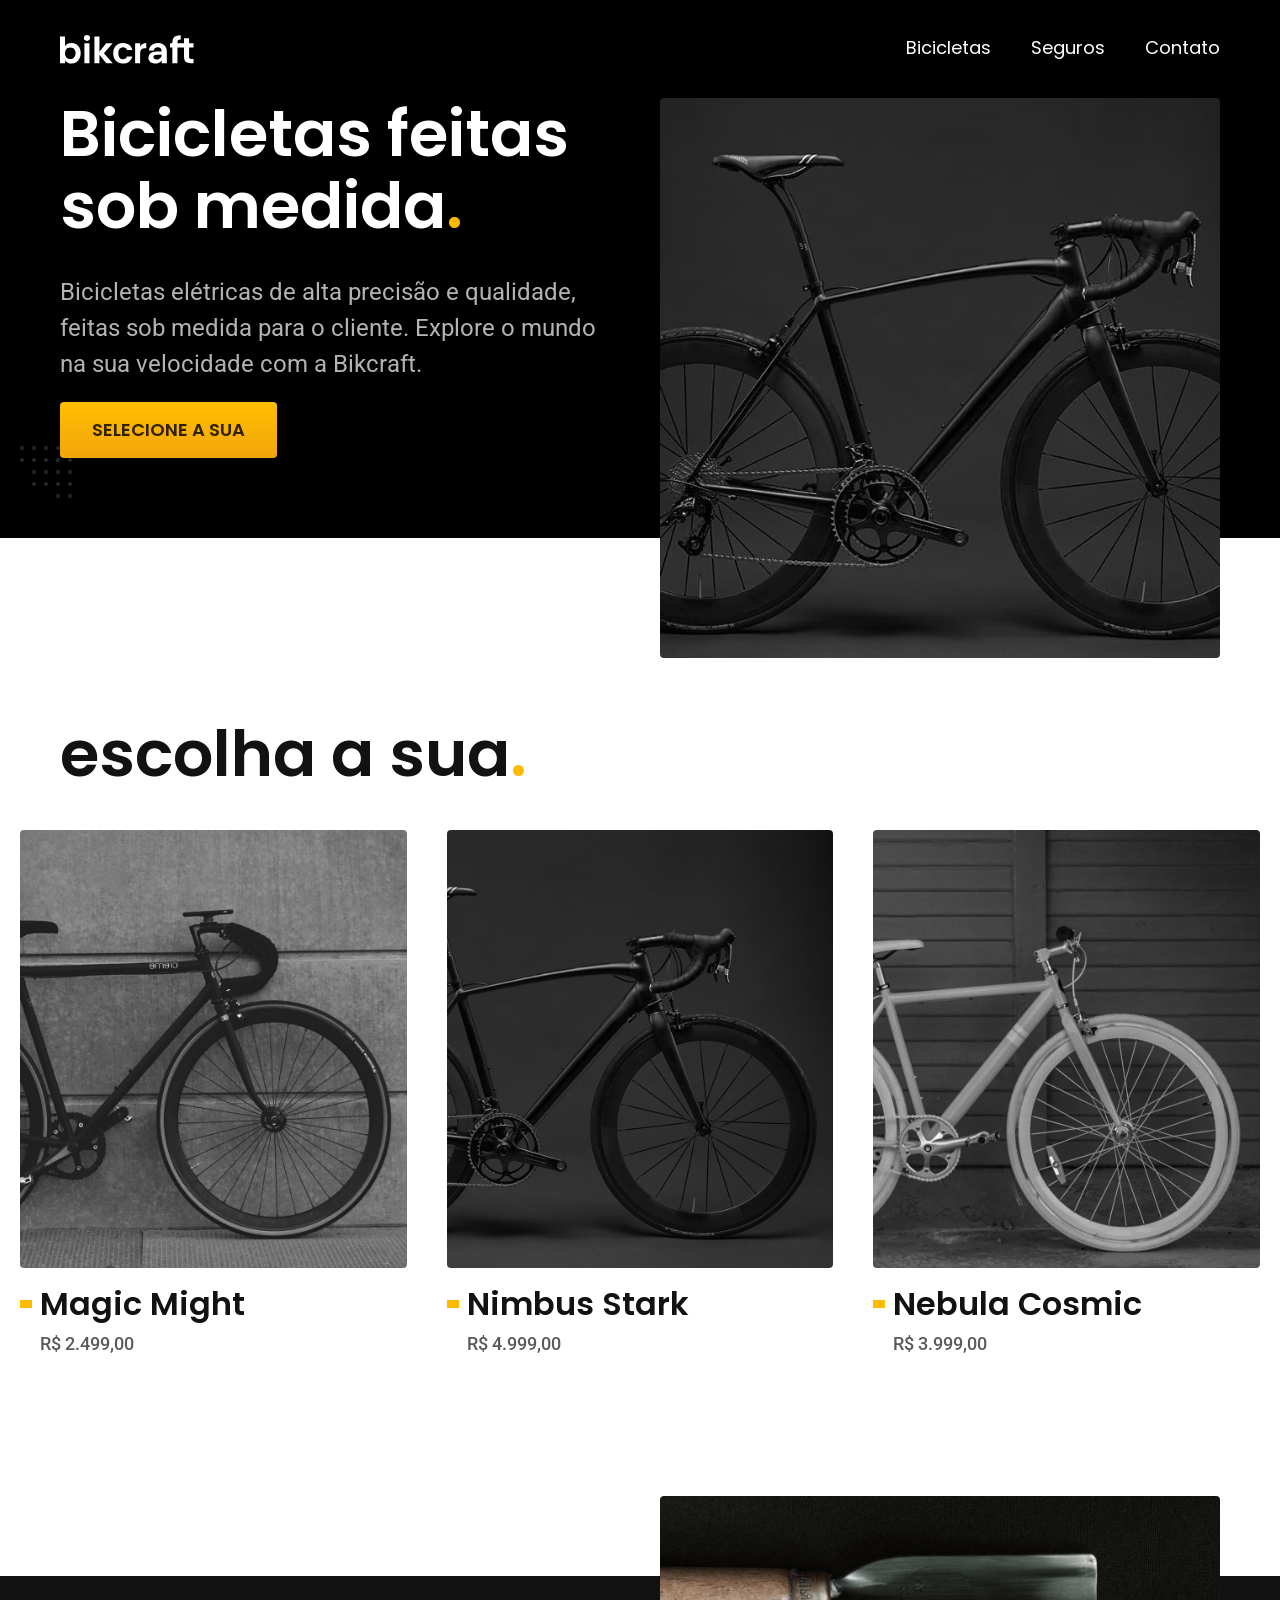
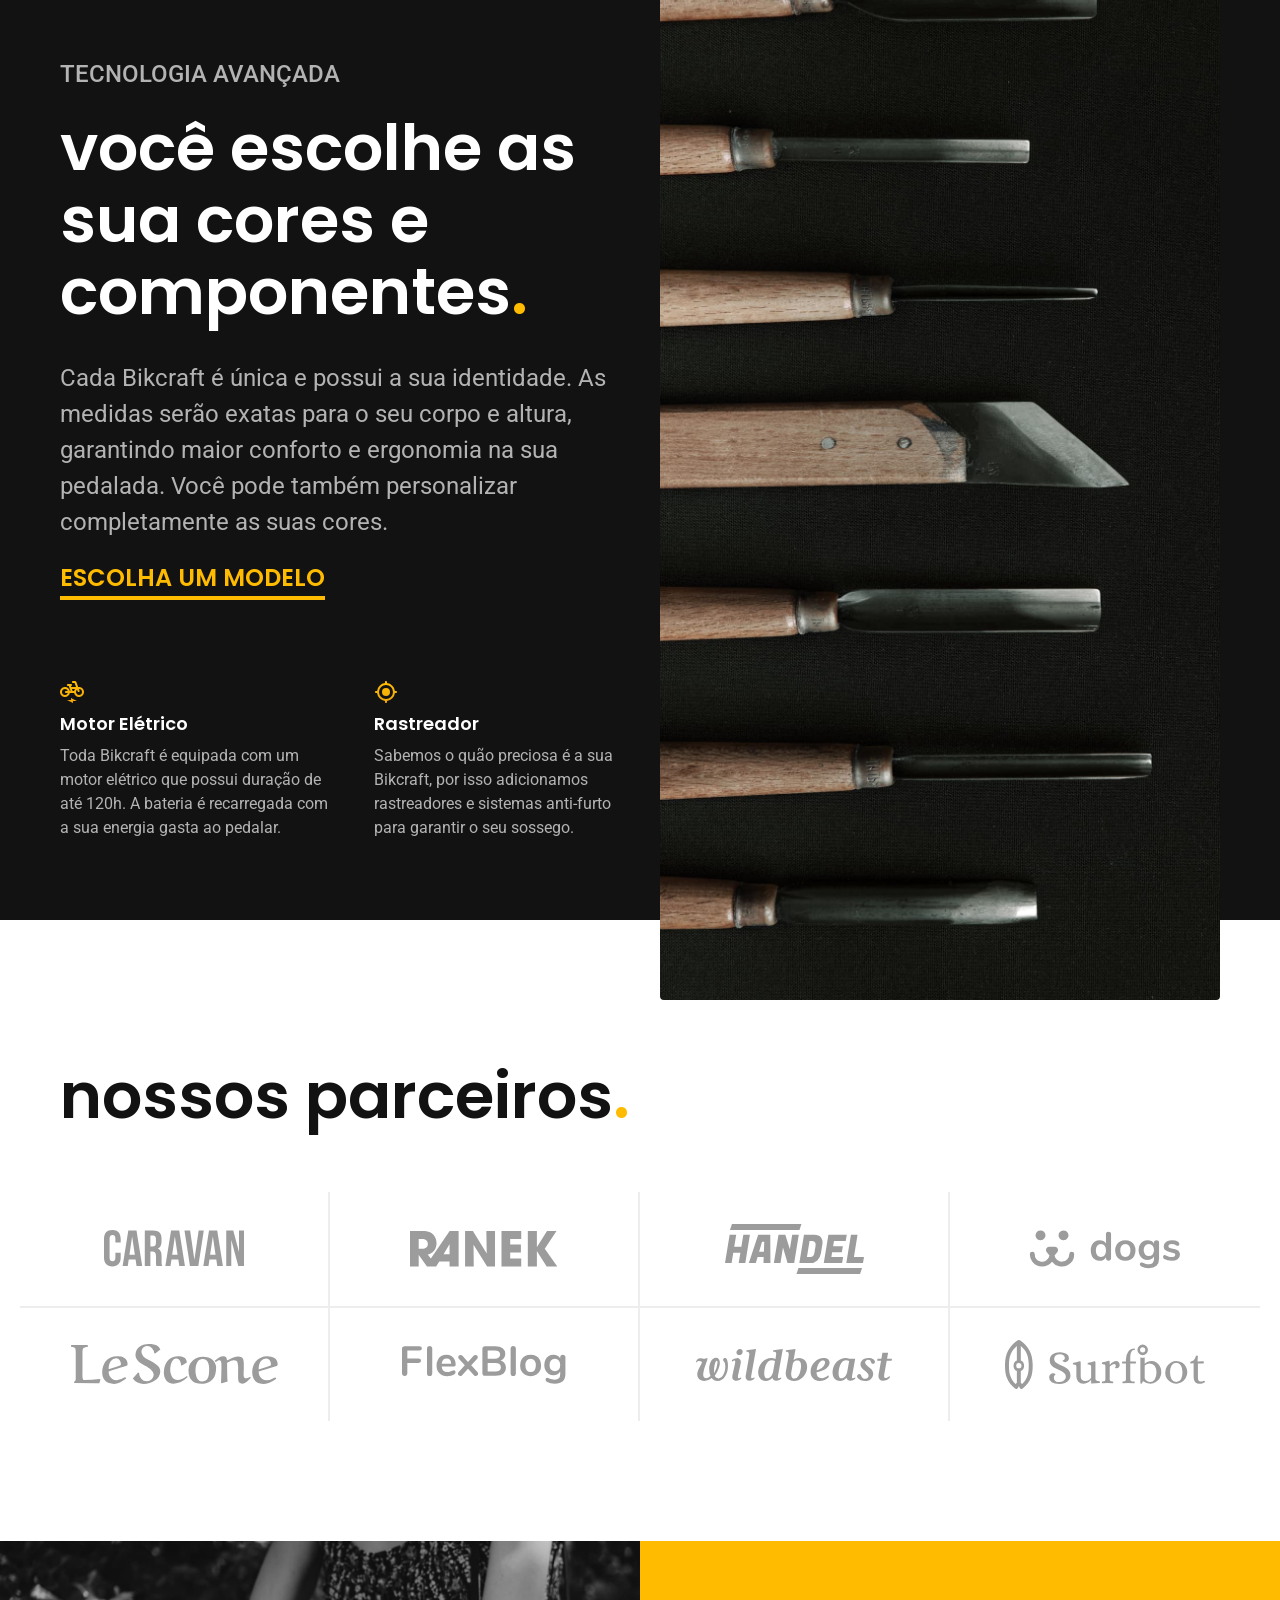
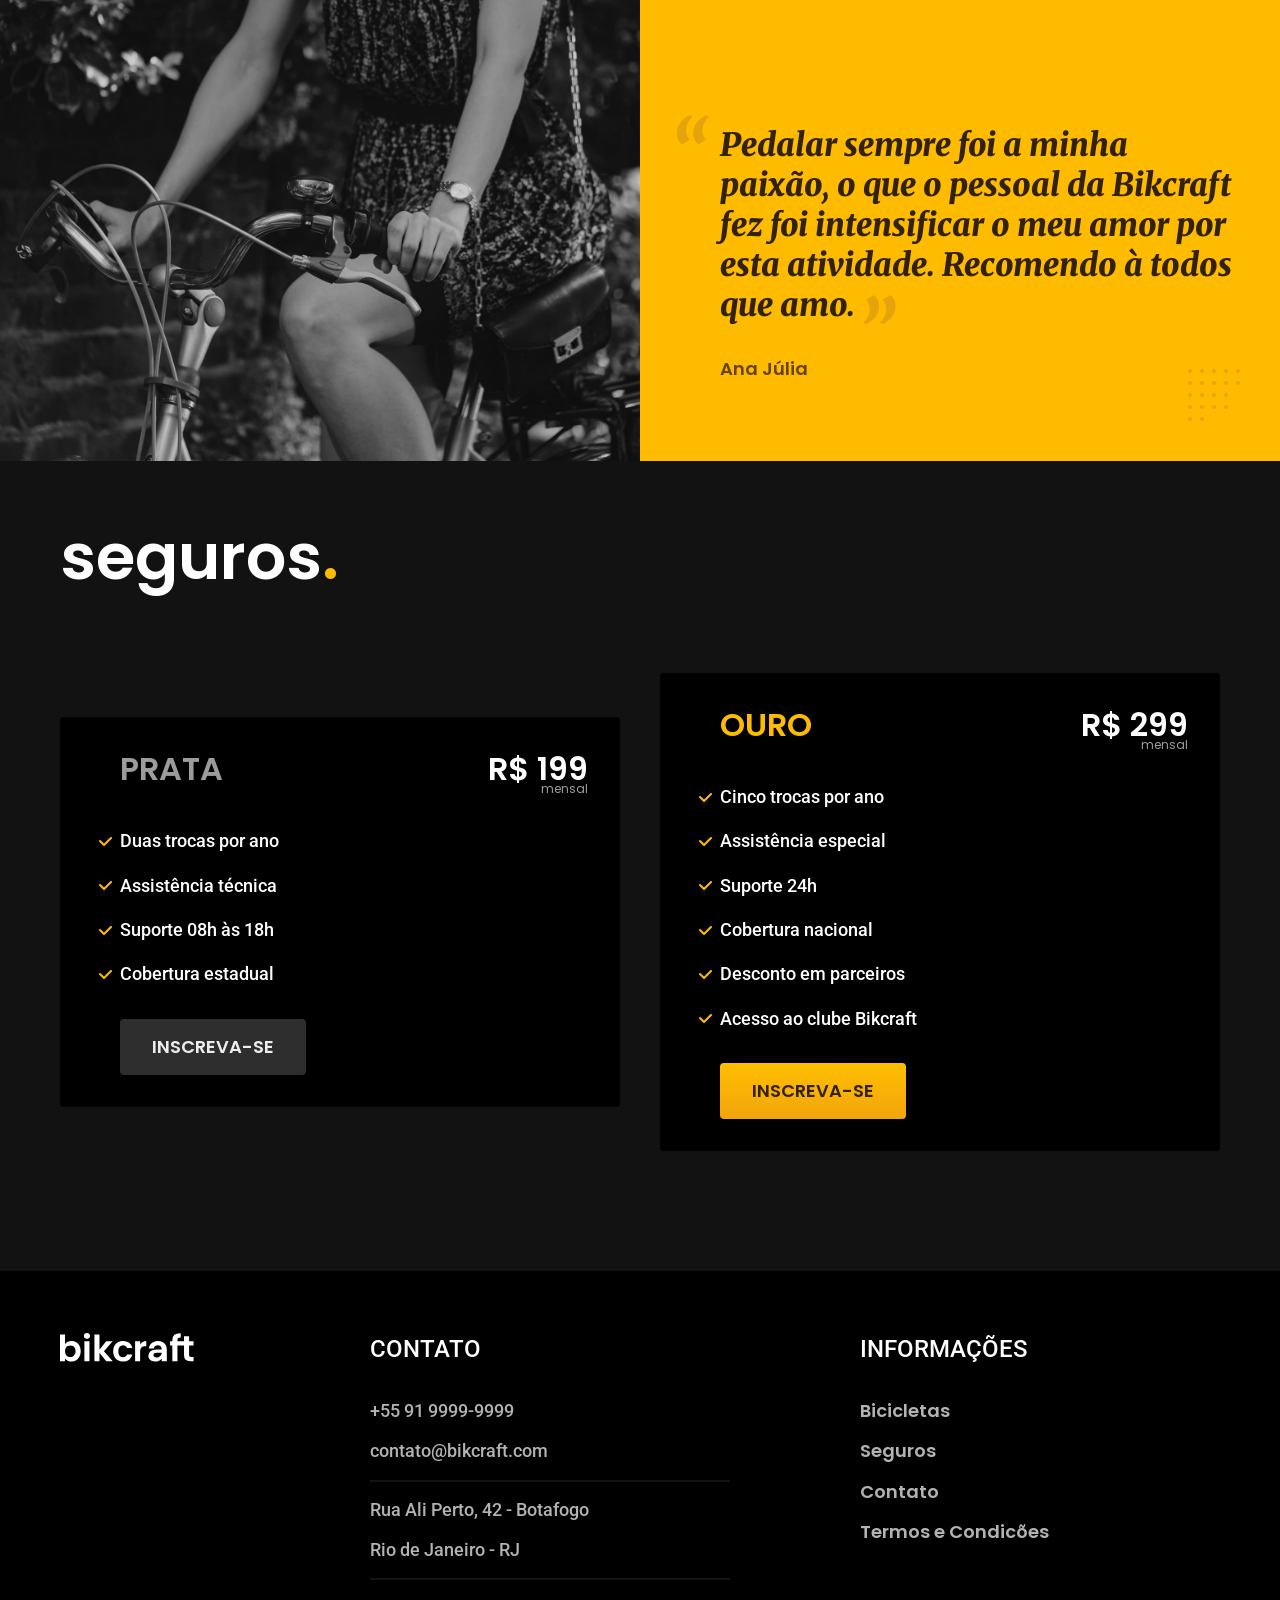
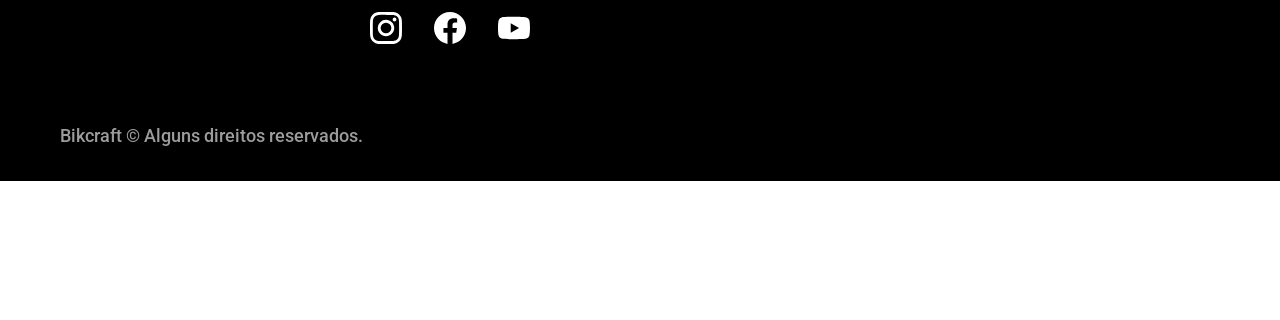
<file: index.html>
<!DOCTYPE html>

<html lang="pt-br">

<head>
  <meta charset="UTF-8">
  <meta name="viewport" content="width=device-width, initial-scale=1.0">
  <title>Bikcraft - Bicicletas Elétricas</title>
  <meta name="description" content="Bicicletas elétricas de alta precisão e qualidade,  feitas sob medida para o cliente. Explore o mundo na sua velocidade com a Bikcraft.">

  <link rel="preload" href="./css/style.css" as="style">
  <link rel="stylesheet" href="./css/style.css">
  <link rel="preconnect" href="https://fonts.googleapis.com">
  <link rel="preconnect" href="https://fonts.gstatic.com" crossorigin>
  <link href="https://fonts.googleapis.com/css2?family=Poppins:wght@400;600&family=Roboto:wght@400..900&family=Merriweather:ital,opsz,wght@1,18..144,900&display=swap" rel="stylesheet">
</head>

<body>
  <header class="header-bg">
    <div class="header container">
      <a href="./">
        <img src="./img/bikcraft.svg" width="136" height="32" alt="Bikcraft">
      </a>
      <nav aria-label="primaria">
        <ul class="header-menu font-1-m c-00">
          <li><a href="./bicicletas.html">Bicicletas</a></li>
          <li><a href="./seguros.html">Seguros</a></li>
          <li><a href="./contato.html">Contato</a></li>
        </ul>
      </nav>
    </div>
  </header>

  <main class="introducao-bg">
    <div class="introducao container">
      <div class="introducao-conteudo">
        <h1 class="font-1-xxl c-00">Bicicletas feitas sob medida<span class="p-01">.</span></h1>
        <p class="font-2-l c-05">Bicicletas elétricas de alta precisão e qualidade, feitas sob medida para o cliente. Explore o mundo na sua velocidade com a Bikcraft.</p>
        <a href="./bicicletas.html" class="btn">SELECIONE A SUA</a>
      </div>
      <picture>
        <source media="(width <= 800px)" srcset="./img/bicicletas/nimbus.jpg">
        <img src="./img/fotos/introducao.jpg" width="1280" height="1600" alt="Bicicleta elétrica preta.">
      </picture>
    </div>
  </main>

  <article class="bicicletas-lista">
    <h2 class="container font-1-xxl">escolha a sua<span class="p-01">.</span></h2>
    <ul>
      <li>
        <a href="./bicicletas/magic.html">
          <img src="./img/bicicletas/magic-home.jpg" width="920" height="1040" alt="Bicicleta elétrica preta">
          <h3 class="font-1-xl">Magic Might</h3>
          <span class="font-2-m c-08">R$ 2.499,00</span>
        </a>
      </li>
      <li>
        <a href="./bicicletas/nimbus.html">
          <img src="./img/bicicletas/nimbus-home.jpg" width="920" height="1040" alt="Bicicleta elétrica preta">
          <h3 class="font-1-xl">Nimbus Stark</h3>
          <span class="font-2-m c-08">R$ 4.999,00</span>
        </a>
      </li>
      <li>
        <a href="./bicicletas/nebula.html">
          <img src="./img/bicicletas/nebula-home.jpg" width="920" height="1040" alt="Bicicleta elétrica cinza">
          <h3 class="font-1-xl">Nebula Cosmic</h3>
          <span class="font-2-m c-08">R$ 3.999,00</span>
        </a>
      </li>
    </ul>
  </article>

  <article class="tecnologia-bg">
    <div class="tecnologia container">
      <div class="tecnologia-conteudo">
        <span class="font-2-l-b c-05">Tecnologia Avançada</span>
        <h2 class="font-1-xxl c-00">você escolhe as sua cores e componentes<span class="p-01">.</span></h2>
        <p class="font-2-l c-05">Cada Bikcraft é única e possui a sua identidade. As medidas serão exatas para o seu corpo e altura, garantindo maior conforto e ergonomia na sua pedalada. Você pode também personalizar completamente as suas cores.</p>
        <a href="./bicicletas.html" class="link">ESCOLHA UM MODELO</a>
        <div>
          <div>
            <img src="./img/icones/eletrica.svg" width="24" height="24" alt="">
            <h3 class="font-1-m-b c-00">Motor Elétrico</h3>
            <p class="font-2-s c-05">Toda Bikcraft é equipada com um motor elétrico que possui duração de até 120h. A bateria é recarregada com a sua energia gasta ao pedalar.</p>
          </div>
          <div>
            <img src="./img/icones/rastreador.svg" width="24" height="24" alt="">
            <h3 class="font-1-m-b c-00">Rastreador</h3>
            <p class="font-2-s c-05">Sabemos o quão preciosa é a sua Bikcraft, por isso adicionamos rastreadores e sistemas anti-furto para garantir o seu sossego.</p>
          </div>
        </div>
      </div>
      <div class="tecnologia-imagem">
        <img src="./img/fotos/tecnologia.jpg" width="1280" height="2240" alt="">
      </div>
    </div>
  </article>

  <section class="parceiros" aria-label="Nossos Parceiros">
    <h2 class="font-1-xxl container">nossos parceiros<span class="p-01">.</span></h2>
    <ul>
      <li><img src="./img/parceiros/caravan.svg" width="140" height="38" alt="Caravan"></li>
      <li><img src="./img/parceiros/ranek.svg" width="148" height="36" alt="Ranek"></li>
      <li><img src="./img/parceiros/handel.svg" width="139" height="50" alt="Handel"></li>
      <li><img src="./img/parceiros/dogs.svg" width="152" height="39" alt="Dogs"></li>
      <li><img src="./img/parceiros/lescone.svg" width="208" height="41" alt="LeScone"></li>
      <li><img src="./img/parceiros/flexblog.svg" width="164" height="38" alt="FlexBlog"></li>
      <li><img src="./img/parceiros/wildbeast.svg" width="196" height="34" alt="Wildbeast"></li>
      <li><img src="./img/parceiros/surfbot.svg" width="200" height="49" alt="Surfbot"></li>
    </ul>
  </section>

  <section class="depoimento" aria-label="Depoimento">
    <div>
      <img src="./img/fotos/depoimento.jpg" width="1560" height="1360" alt="Pessoa pedalando uma bicicleta Bikcraft">
    </div>
    <div class="depoimento-conteudo">
      <blockquote>
        <p class="font-1-xl p-05">Pedalar sempre foi a minha paixão, o que o pessoal da Bikcraft fez foi intensificar o meu amor por esta atividade. Recomendo à todos que amo.</p>
      </blockquote>
      <span class="font-1-m-b p-04">Ana Júlia</span>
    </div>
  </section>

  <article class="seguros-bg">
    <div class="seguros container">
      <h2 class="font-1-xxl c-00">seguros<span class="p-01">.</span></h2>
      <div class="seguros-item">
        <h3 class="font-1-xl c-06">PRATA</h3>
        <span class="font-1-xl c-00">R$ 199<span class="font-1-xs c-06">mensal</span></span>
        <ul class="font-2-m c-00">
          <li>Duas trocas por ano</li>
          <li>Assistência técnica</li>
          <li>Suporte 08h às 18h</li>
          <li>Cobertura estadual</li>
        </ul>
        <a href="./orcamento.html" class="btn secundario">INSCREVA-SE</a>
      </div>

      <div class="seguros-item">
        <h3 class="font-1-xl p-01">OURO</h3>
        <span class="font-1-xl c-00">R$ 299<span class="font-1-xs c-06">mensal</span></span>
        <ul class="font-2-m c-00">
          <li>Cinco trocas por ano</li>
          <li>Assistência especial</li>
          <li>Suporte 24h</li>
          <li>Cobertura nacional</li>
          <li>Desconto em parceiros</li>
          <li>Acesso ao clube Bikcraft</li>
        </ul>
        <a href="./orcamento.html" class="btn">INSCREVA-SE</a>
      </div>
    </div>
  </article>

  <footer class="footer-bg">
    <div class="footer container">
      <img src="./img/bikcraft.svg" width="136" height="32" alt="Bikcraft">
      <div class="footer-contato">
        <h2 class="font-2-l-b c-00">Contato</h2>
        <ul class="font-2-m c-05">
          <li><a href="tel:+552199999999">+55 91 9999-9999</a></li>
          <li><a href="mailto:contato@bikcraft.com">contato@bikcraft.com</a></li>
          <li>Rua Ali Perto, 42 - Botafogo</li>
          <li>Rio de Janeiro - RJ</li>
        </ul>
        <div>
          <a href="https://www.instagram.com"><img src="./img/redes/instagram.svg" width="32" height="32" alt="Instagram"></a>
          <a href="https://www.facebook.com"><img src="./img/redes/facebook.svg" width="32" height="32" alt="Facebook"></a>
          <a href="https://www.youtube.com"><img src="./img/redes/youtube.svg" width="32" height="32" alt="Youtube"></a>
        </div>
      </div>
      <div class="footer-informacoes">
        <h2 class="font-2-l-b c-00">Informações</h2>
        <nav>
          <ul class="font-1-m-b c-05">
            <li><a href="./bicicletas.html">Bicicletas</a></li>
            <li><a href="./seguros.html">Seguros</a></li>
            <li><a href="./contato.html">Contato</a></li>
            <li><a href="./termos.html">Termos e Condicões</a></li>
          </ul>
        </nav>
      </div>
      <p class="font-2-m c-06">Bikcraft © Alguns direitos reservados.</p>
    </div>
  </footer>
</body>

</html>
</file>
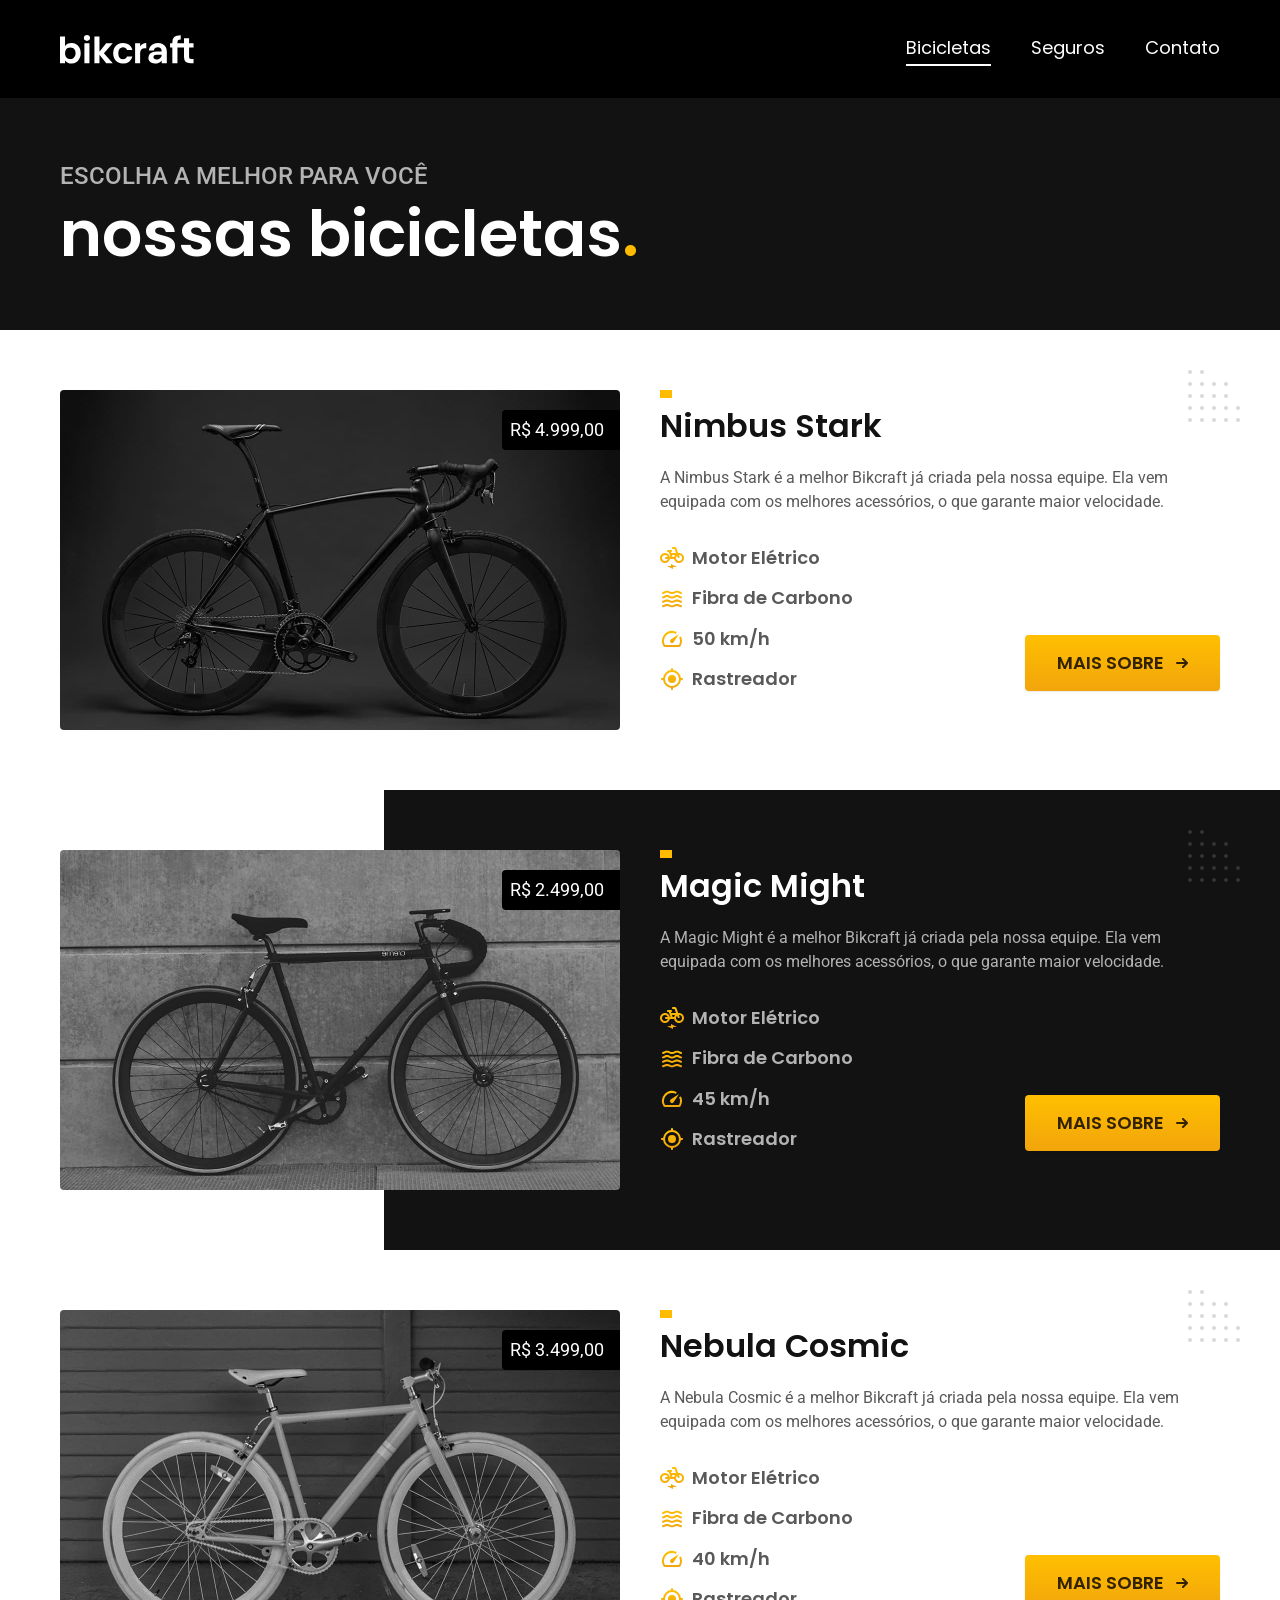
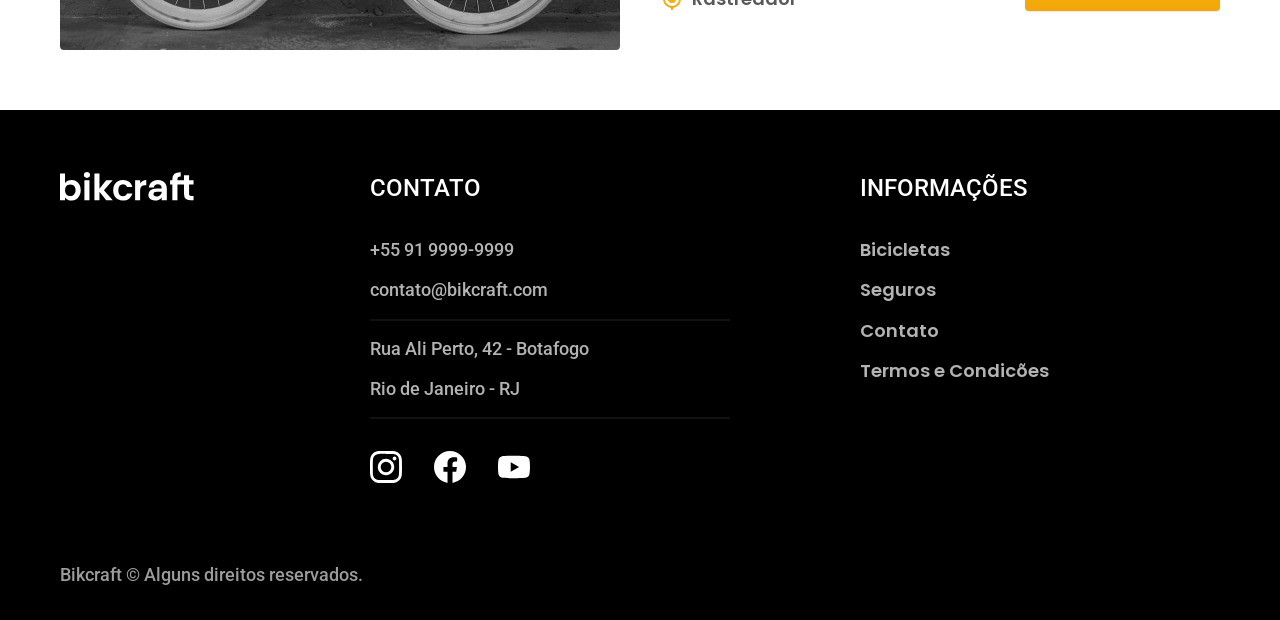
<file: bicicletas.html>
<!DOCTYPE html>

<html lang="pt-br">

<head>
  <meta charset="UTF-8">
  <meta name="viewport" content="width=device-width, initial-scale=1.0">
  <title>Bicicletas | Bikcraft</title>
  <meta name="description" content="Bicicletas">
  <link rel="preload" href="./css/style.css" as="style">
  <link rel="stylesheet" href="./css/style.css">
  <link rel="preconnect" href="https://fonts.googleapis.com">
  <link rel="preconnect" href="https://fonts.gstatic.com" crossorigin>
  <link href="https://fonts.googleapis.com/css2?family=Poppins:wght@400;600&family=Roboto:wght@400..900&family=Merriweather:ital,opsz,wght@1,18..144,900&display=swap" rel="stylesheet">
</head>

<body id="bicicletas">
  <header class="header-bg">
    <div class="header container">
      <a href="./">
        <img src="./img/bikcraft.svg" width="136" height="32" alt="Bikcraft">
      </a>
      <nav aria-label="primaria">
        <ul class="header-menu font-1-m c-00">
          <li><a href="./bicicletas.html">Bicicletas</a></li>
          <li><a href="./seguros.html">Seguros</a></li>
          <li><a href="./contato.html">Contato</a></li>
        </ul>
      </nav>
    </div>
  </header>

  <main>
    <div class="titulo-bg">
      <div class="titulo container">
        <p class="font-2-l-b c-05">Escolha a melhor para você</p>
        <h1 class="font-1-xxl c-00">nossas bicicletas<span class="p-01">.</span></h1>
      </div>
    </div>

    <div class="bicicletas container">
      <figure class="bicicletas-imagem">
        <img src="./img/bicicletas/nimbus.jpg" width="1120" height="680" alt="Bicicleta Elétrica Preta">
        <figcaption class="font-2-m-b c-00">R$ 4.999,00</figcaption>
      </figure>
      <div class="bicicletas-conteudo">
        <h2 class="font-1-xl">Nimbus Stark</h2>
        <p class="font-2-s c-08">A Nimbus Stark é a melhor Bikcraft já criada pela nossa equipe. Ela vem equipada com os melhores acessórios, o que garante maior velocidade.</p>
        <ul class="font-1-m-b c-08">
          <li><img src="./img/icones/eletrica.svg" width="24" height="24" alt="">Motor Elétrico</li>
          <li><img src="./img/icones/carbono.svg" width="24" height="24" alt="">Fibra de Carbono</li>
          <li><img src="./img/icones/velocidade.svg" width="24" height="24" alt="">50 km/h</li>
          <li><img src="./img/icones/rastreador.svg" width="24" height="24" alt="">Rastreador</li>
        </ul>
        <a href="./bicicletas/nimbus.html" class="btn seta">MAIS SOBRE</a>
      </div>
    </div>
    <div class="bicicletas-bg">
      <div class="bicicletas container">
        <figure class="bicicletas-imagem">
          <img src="./img/bicicletas/magic.jpg" width="1120" height="680" alt="Bicicleta Elétrica Preta">
          <figcaption class="font-2-m-b c-00">R$ 2.499,00</figcaption>
        </figure>
        <div class="bicicletas-conteudo">
          <h2 class="font-1-xl c-00">Magic Might</h2>
          <p class="font-2-s c-05">A Magic Might é a melhor Bikcraft já criada pela nossa equipe. Ela vem equipada com os melhores acessórios, o que garante maior velocidade.</p>
          <ul class="font-1-m-b c-05">
            <li><img src="./img/icones/eletrica.svg" width="24" height="24" alt="">Motor Elétrico</li>
            <li><img src="./img/icones/carbono.svg" width="24" height="24" alt="">Fibra de Carbono</li>
            <li><img src="./img/icones/velocidade.svg" width="24" height="24" alt="">45 km/h</li>
            <li><img src="./img/icones/rastreador.svg" width="24" height="24" alt="">Rastreador</li>
          </ul>
          <a href="./bicicletas/magic.html" class="btn seta">MAIS SOBRE</a>
        </div>
      </div>
    </div>
    <div class=" bicicletas container">
      <figure class="bicicletas-imagem">
        <img src="./img/bicicletas/nebula.jpg" width="1220" height="680" alt="Bicicleta Elétrica Cinza">
        <figcaption class="font-2-m-b c-00">R$ 3.499,00</figcaption>
      </figure>
      <div class="bicicletas-conteudo">
        <h2 class="font-1-xl">Nebula Cosmic</h2>
        <p class="font-2-s c-08">A Nebula Cosmic é a melhor Bikcraft já criada pela nossa equipe. Ela vem equipada com os melhores acessórios, o que garante maior velocidade.</p>
        <ul class="font-1-m-b c-08">
          <li><img src="./img/icones/eletrica.svg" width="24" height="24" alt="">Motor Elétrico</li>
          <li><img src="./img/icones/carbono.svg" width="24" height="24" alt="">Fibra de Carbono</li>
          <li><img src="./img/icones/velocidade.svg" width="24" height="24" alt="">40 km/h</li>
          <li><img src="./img/icones/rastreador.svg" width="24" height="24" alt="">Rastreador</li>
        </ul>
        <a href="./bicicletas/nebula.html" class="btn seta">MAIS SOBRE</a>
      </div>
    </div>
  </main>

  <footer class="footer-bg">
    <div class="footer container">
      <img src="./img/bikcraft.svg" width="136" height="32" alt="Bikcraft">
      <div class="footer-contato">
        <h2 class="font-2-l-b c-00">Contato</h2>
        <ul class="font-2-m c-05">
          <li><a href="tel:+552199999999">+55 91 9999-9999</a></li>
          <li><a href="mailto:contato@bikcraft.com">contato@bikcraft.com</a></li>
          <li>Rua Ali Perto, 42 - Botafogo</li>
          <li>Rio de Janeiro - RJ</li>
        </ul>
        <div>
          <a href="https://www.instagram.com"><img src="./img/redes/instagram.svg" width="32" height="32" alt="Instagram"></a>
          <a href="https://www.facebook.com"><img src="./img/redes/facebook.svg" width="32" height="32" alt="Facebook"></a>
          <a href="https://www.youtube.com"><img src="./img/redes/youtube.svg" width="32" height="32" alt="Youtube"></a>
        </div>
      </div>
      <div class="footer-informacoes">
        <h2 class="font-2-l-b c-00">Informações</h2>
        <nav>
          <ul class="font-1-m-b c-05">
            <li><a href="./bicicletas.html">Bicicletas</a></li>
            <li><a href="./seguros.html">Seguros</a></li>
            <li><a href="./contato.html">Contato</a></li>
            <li><a href="./termos.html">Termos e Condicões</a></li>
          </ul>
        </nav>
      </div>
      <p class="font-2-m c-06">Bikcraft © Alguns direitos reservados.</p>
    </div>
  </footer>
</body>

</html>
</file>
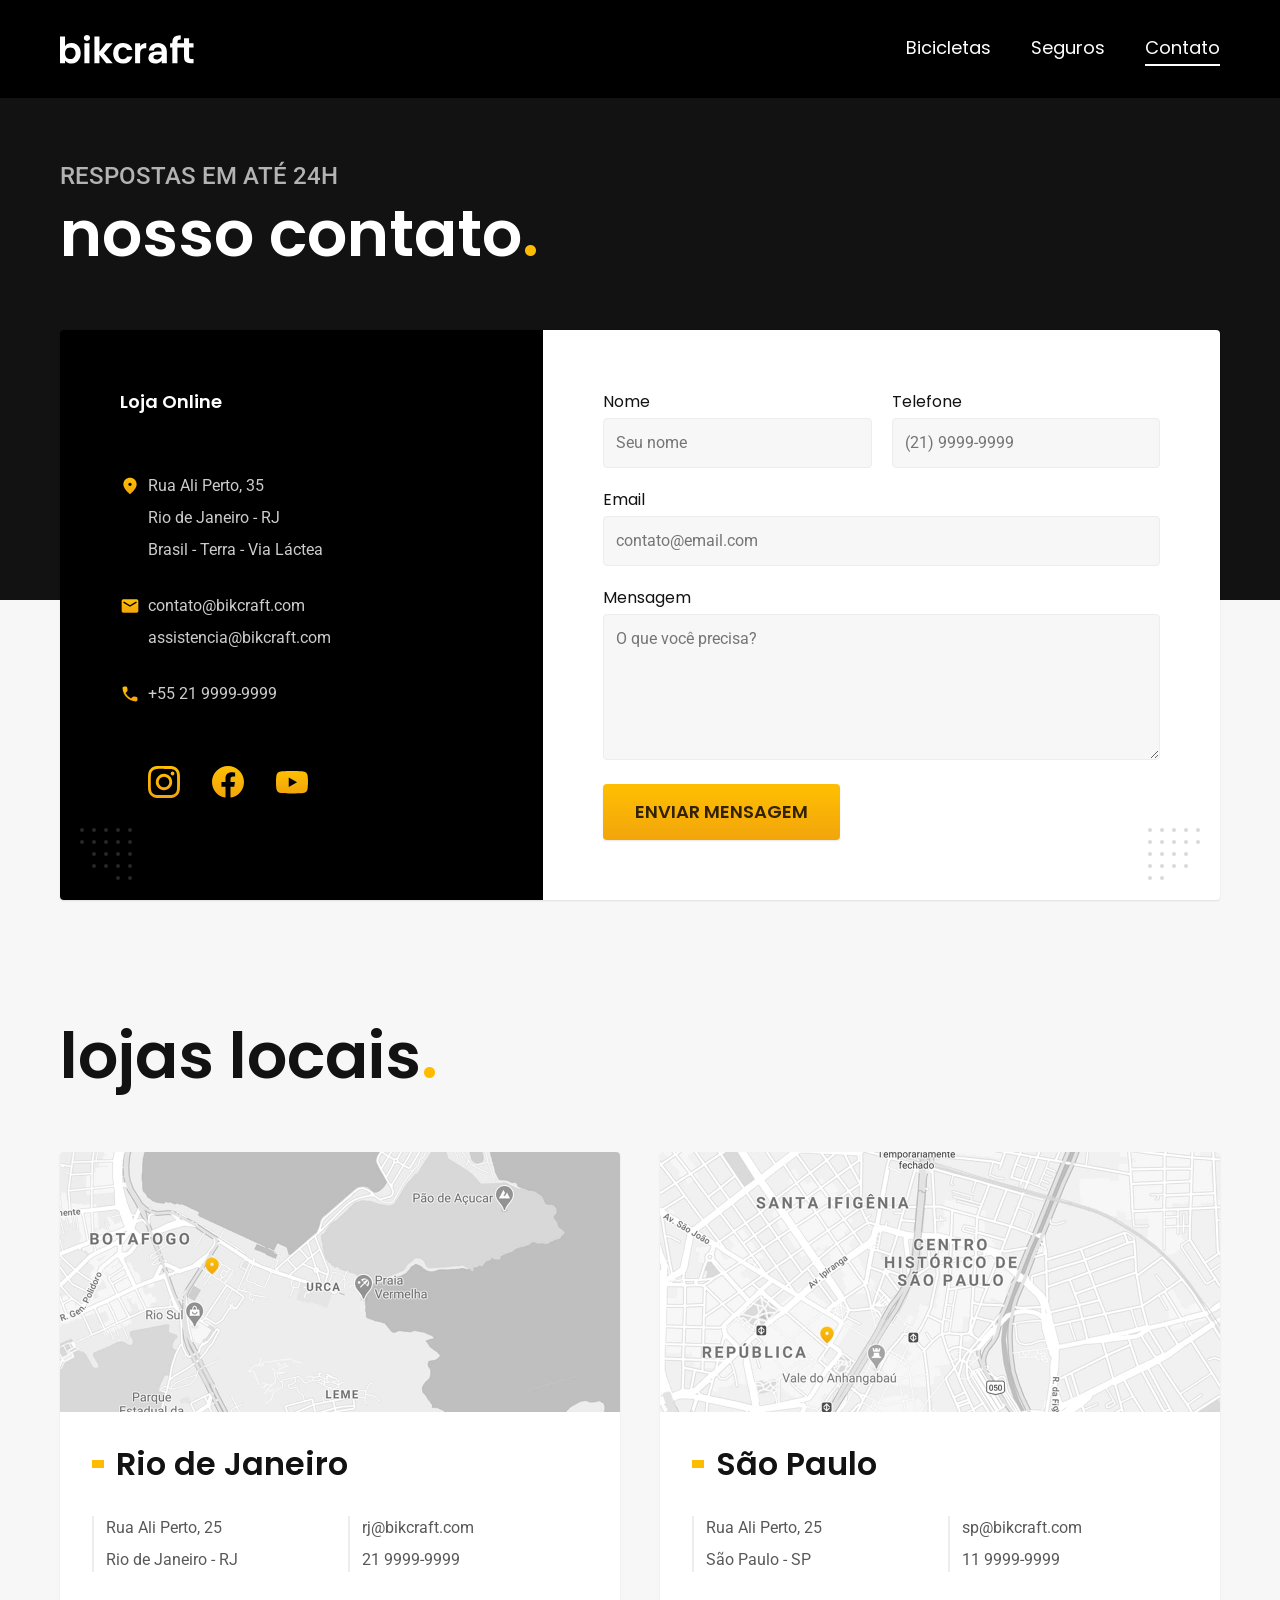
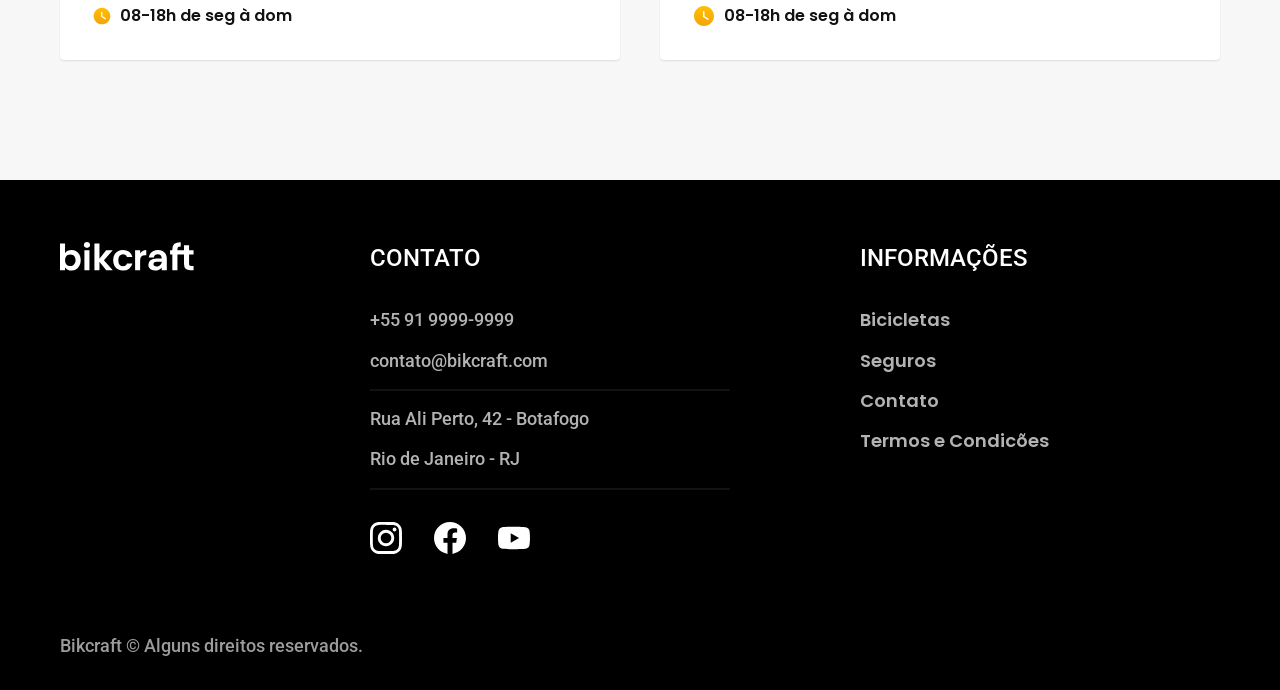
<file: contato.html>
<!DOCTYPE html>

<html lang="pt-br">

<head>
  <meta charset="UTF-8">
  <meta name="viewport" content="width=device-width, initial-scale=1.0">
  <title>Contato | Bikcraft</title>
  <meta name="description" content="Contato">
  <link rel="preload" href="./css/style.css" as="style">
  <link rel="stylesheet" href="./css/style.css">
  <link rel="preconnect" href="https://fonts.googleapis.com">
  <link rel="preconnect" href="https://fonts.gstatic.com" crossorigin>
  <link href="https://fonts.googleapis.com/css2?family=Poppins:wght@400;600&family=Roboto:wght@400..900&family=Merriweather:ital,opsz,wght@1,18..144,900&display=swap" rel="stylesheet">
</head>

<body id="contato">
  <header class="header-bg">
    <div class="header container">
      <a href="./">
        <img src="./img/bikcraft.svg" width="136" height="32" alt="Bikcraft">
      </a>
      <nav aria-label="primaria">
        <ul class="header-menu font-1-m c-00">
          <li><a href="./bicicletas.html">Bicicletas</a></li>
          <li><a href="./seguros.html">Seguros</a></li>
          <li><a href="./contato.html">Contato</a></li>
        </ul>
      </nav>
    </div>
  </header>

  <main>
    <div class="titulo-bg">
      <div class="titulo container">
        <p class="font-2-l-b c-05">respostas em até 24h</p>
        <h1 class="font-1-xxl c-00">nosso contato<span class="p-01">.</span></h1>
      </div>
    </div>

    <div class="contato container">
      <section class="contato-dados" aria-label="Endereço">
        <h2 class="font-1-m-b c-00">Loja Online</h2>
        <div class="contato-endereco font-2-s c-04">
          <p>Rua Ali Perto, 35</p>
          <p>Rio de Janeiro - RJ</p>
          <p>Brasil - Terra - Via Láctea</p>
        </div>
        <address class="contato-meios font-2-s c-04">
          <a href="mailto:contato@bikcraft.com">contato@bikcraft.com</a>
          <a href="mailto:assistencia@bikcraft.com">assistencia@bikcraft.com</a>
          <a href="tel:+55219999-9999">+55 21 9999-9999</a>
        </address>
        <div class="contato-redes">
          <a href="https://www.instagram.com"><img src="./img/redes/instagram-p.svg" width="32" height="32" alt="Instagram"></a>
          <a href="https://www.facebook.com"><img src="./img/redes/facebook-p.svg" width="32" height="32" alt="Facebook"></a>
          <a href="https://www.youtube.com"><img src="./img/redes/youtube-p.svg" width="32" height="32" alt="Youtube"></a>
        </div>
      </section>
      <section class="contato-formulario" aria-label="Formulário">
        <form action="./contato.html" class="form">
          <div>
            <label for=" nome">Nome</label>
            <input type="text" id="nome" name="nome" placeholder="Seu nome">
          </div>
          <div>
            <label for="telefone">Telefone</label>
            <input type="text" id="telefone" name="telefone" placeholder="(21) 9999-9999">
          </div>
          <div class="col-02">
            <label for="email">Email</label>
            <input type="email" id="email" name="email" placeholder="contato@email.com">
          </div>
          <div class="col-02">
            <label for="mensagem">Mensagem</label>
            <textarea rows="5" name="mensagem" id="mensagem" placeholder="O que você precisa?"></textarea>
          </div>
          <button class="btn col-02">ENVIAR MENSAGEM</button>
        </form>
      </section>
    </div>
  </main>

  <article class="lojas container">
    <h2 class="font-1-xxl">lojas locais<span class="p-01">.</span></h2>
    <div class="lojas-item">
      <img src="./img/lojas/rj.jpg" width="1120" height="520" alt="Mapa marcando o endereço em Rua Ali Perto, 25 - Rio de Janeiro - RJ">
      <div class="lojas-conteudo">
        <h3 class="font-1-xl-b">Rio de Janeiro</h3>
        <div class="lojas-dados font-2-s c-08">
          <p>Rua Ali Perto, 25</p>
          <p>Rio de Janeiro - RJ</p>
        </div>
        <address class="lojas-dados font-2-s c-08">
          <a href="mailto:rj@bikcraft.com">rj@bikcraft.com</a>
          <a href="tel:2199999999">21 9999-9999</a>
        </address>
        <p class="font-1-s"><img src="./img/icones/horario.svg" alt="">08-18h de seg à dom</p>
      </div>
    </div>
    <div class="lojas-item">
      <img src="./img/lojas/sp.jpg" width="1120" height="520" alt="Mapa marcando o endereço em Rua Ali Perto, 25 - São Paulo - SP">
      <div class="lojas-conteudo">
        <h3 class="font-1-xl-b">São Paulo</h3>
        <div class="lojas-dados font-2-s c-08">
          <p>Rua Ali Perto, 25</p>
          <p>São Paulo - SP</p>
        </div>
        <address class="lojas-dados font-2-s c-08">
          <a href="mailto:sp@bikcraft.com">sp@bikcraft.com</a>
          <a href="tel:1199999999">11 9999-9999</a>
        </address>
        <p class="font-1-s"><img src="./img/icones/horario.svg" width="24" height="24" alt="">08-18h de seg à dom</p>
      </div>
    </div>
  </article>

  <footer class="footer-bg">
    <div class="footer container">
      <img src="./img/bikcraft.svg" width="136" height="32" alt="Bikcraft">
      <div class="footer-contato">
        <h2 class="font-2-l-b c-00">Contato</h2>
        <ul class="font-2-m c-05">
          <li><a href="tel:+552199999999">+55 91 9999-9999</a></li>
          <li><a href="mailto:contato@bikcraft.com">contato@bikcraft.com</a></li>
          <li>Rua Ali Perto, 42 - Botafogo</li>
          <li>Rio de Janeiro - RJ</li>
        </ul>
        <div>
          <a href="https://www.instagram.com"><img src="./img/redes/instagram.svg" width="32" height="32" alt="Instagram"></a>
          <a href="https://www.facebook.com"><img src="./img/redes/facebook.svg" width="32" height="32" alt="Facebook"></a>
          <a href="https://www.youtube.com"><img src="./img/redes/youtube.svg" width="32" height="32" alt="Youtube"></a>
        </div>
      </div>
      <div class="footer-informacoes">
        <h2 class="font-2-l-b c-00">Informações</h2>
        <nav>
          <ul class="font-1-m-b c-05">
            <li><a href="./bicicletas.html">Bicicletas</a></li>
            <li><a href="./seguros.html">Seguros</a></li>
            <li><a href="./contato.html">Contato</a></li>
            <li><a href="./termos.html">Termos e Condicões</a></li>
          </ul>
        </nav>
      </div>
      <p class="font-2-m c-06">Bikcraft © Alguns direitos reservados.</p>
    </div>
  </footer>
</body>

</html>
</file>
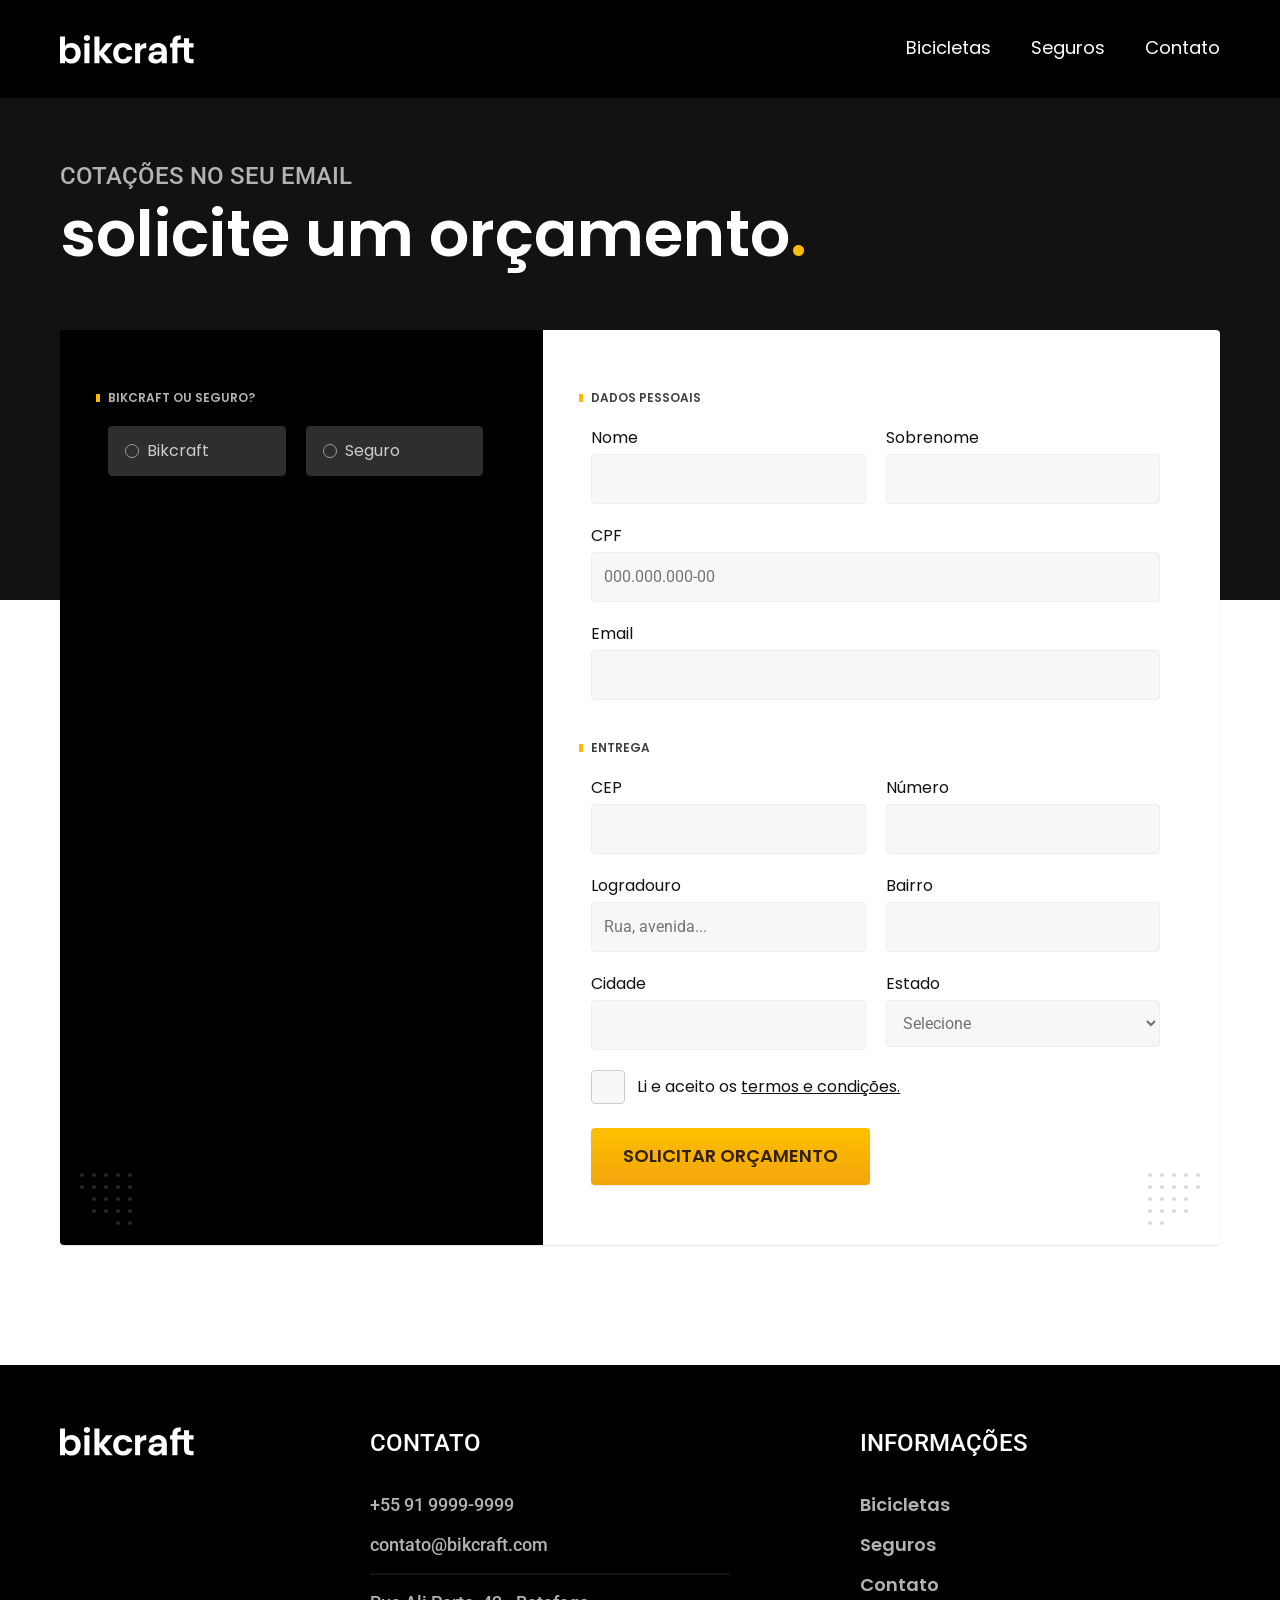
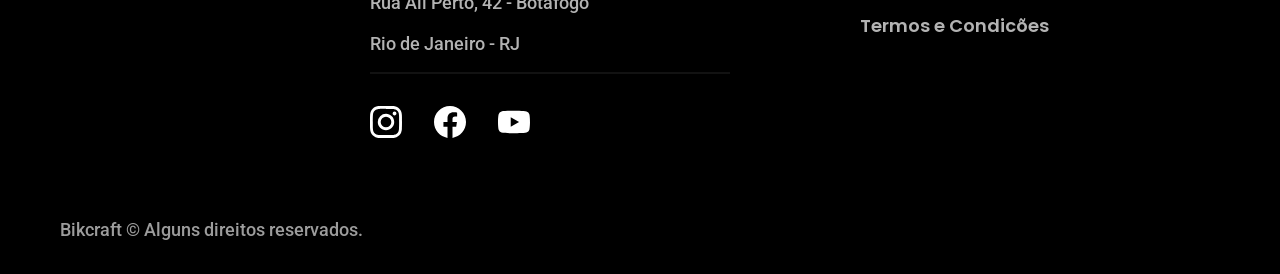
<file: orcamento.html>
<!DOCTYPE html>

<html lang="pt-br">

<head>
  <meta charset="UTF-8">
  <meta name="viewport" content="width=device-width, initial-scale=1.0">
  <title>Orçamento | Bikcraft</title>
  <meta name="description" content="Orçamento">
  <link rel="preload" href="./css/style.css" as="style">
  <link rel="stylesheet" href="./css/style.css">
  <link rel="preconnect" href="https://fonts.googleapis.com">
  <link rel="preconnect" href="https://fonts.gstatic.com" crossorigin>
  <link href="https://fonts.googleapis.com/css2?family=Poppins:wght@400;600&family=Roboto:wght@400..900&family=Merriweather:ital,opsz,wght@1,18..144,900&display=swap" rel="stylesheet">
</head>

<body id="orcamento">
  <header class="header-bg">
    <div class="header container">
      <a href="./">
        <img src="./img/bikcraft.svg" width="136" height="32" alt="Bikcraft">
      </a>
      <nav aria-label="primaria">
        <ul class="header-menu font-1-m c-00">
          <li><a href="./bicicletas.html">Bicicletas</a></li>
          <li><a href="./seguros.html">Seguros</a></li>
          <li><a href="./contato.html">Contato</a></li>
        </ul>
      </nav>
    </div>
  </header>

  <main>
    <div class="titulo-bg">
      <div class="titulo container">
        <p class="font-2-l-b c-05">cotações no seu email</p>
        <h1 class="font-1-xxl c-00">solicite um orçamento<span class="p-01">.</span></h1>
      </div>
    </div>

    <form class="orcamento container" action="./">
      <div class="orcamento-produto">
        <h2 class="font-1-xs-b c-05">BIKCRAFT OU SEGURO?</h2>

        <input type="radio" name="tipo" id="bikcraft" value="bikcraft">
        <label for="bikcraft" class="font-1-s c-04">Bikcraft</label>

        <input type="radio" name="tipo" id="seguro" value="seguro">
        <label for="seguro" class="font-1-s c-04">Seguro</label>

        <div class="orcamento-conteudo" id="orcamento-bikcraft">
          <h2 class="font-1-xs-b c-05">escolha a sua</h2>

          <input type="radio" name="produto" id="nimbus" value="nimbus">
          <label for="nimbus" class="font-1-s c-04">Nimbus Stark <span>R$ 4.999,00</span></label>
          <div class="orcamento-detalhes">
            <ul class="font-1-xs c-08">
              <li><img src="./img/icones/eletrica.svg" width="16" height="16" alt="">Motor Elétrico</li>
              <li><img src="./img/icones/carbono.svg" width="16" height="16" alt="">Fibra de Carbono</li>
              <li><img src="./img/icones/velocidade.svg" width="16" height="16" alt="">50 km/h</li>
              <li><img src="./img/icones/rastreador.svg" width="16" height="16" alt="">Rastreador</li>
            </ul>
            <img src="./img/bicicletas/nimbus.jpg" width="1120" height="680" alt="Bicicleta Preta">
          </div>

          <input type="radio" name="produto" id="magic" value="magic">
          <label for="magic" class="font-1-s c-04">Magic Might <span>R$ 2.499,00</span></label>
          <div class="orcamento-detalhes">
            <ul class="font-1-xs c-08">
              <li><img src="./img/icones/eletrica.svg" width="16" height="16" alt="">Motor Elétrico</li>
              <li><img src="./img/icones/carbono.svg" width="16" height="16" alt="">Fibra de Carbono</li>
              <li><img src="./img/icones/velocidade.svg" width="16" height="16" alt="">45 km/h</li>
              <li><img src="./img/icones/rastreador.svg" width="16" height="16" alt="">Rastreador</li>
            </ul>
            <img src="./img/bicicletas/magic.jpg" width="1120" height="680" alt="Bicicleta Preta">
          </div>

          <input type="radio" name="produto" id="nebula" value="nebula">
          <label for="nebula" class="font-1-s c-04">Nebula Cosmic <span>R$ 3.999,00</span></label>
          <div class="orcamento-detalhes">
            <ul class="font-1-xs c-08">
              <li><img src="./img/icones/eletrica.svg" width="16" height="16" alt="">Motor Elétrico</li>
              <li><img src="./img/icones/carbono.svg" width="16" height="16" alt="">Fibra de Carbono</li>
              <li><img src="./img/icones/velocidade.svg" width="16" height="16" alt="">40 km/h</li>
              <li><img src="./img/icones/rastreador.svg" width="16" height="16" alt="">Rastreador</li>
            </ul>
            <img src="./img/bicicletas/nebula.jpg" width="1120" height="680" alt="Bicicleta Cinza">
          </div>
        </div>

        <div class="orcamento-conteudo" id="orcamento-seguro">
          <h2 class="font-1-xs-b c-05">escolha o plano</h2>

          <input type="radio" name="produto" id="prata" value="prata">
          <label for="prata" class="font-1-s c-04">Prata <span>R$ 199,00</span></label>
          <input type="radio" name="produto" id="ouro" value="ouro">
          <label for="ouro" class="font-1-s c-04">Ouro<span>R$ 299,00</span></label>
        </div>
      </div>
      <div class="orcamento-dados form">
        <h2 class="font-1-xs-b c-09 col-02">Dados Pessoais</h2>
        <div>
          <label for=" nome">Nome</label>
          <input type="text" id="nome" name="nome">
        </div>
        <div>
          <label for=" sobrenome">Sobrenome</label>
          <input type="text" id="sobrenome" name="sobrenome">
        </div>
        <div class="col-02">
          <label for=" cpf">CPF</label>
          <input type="number" id="cpf" name="cpf" placeholder="000.000.000-00">
        </div>
        <div class="col-02">
          <label for=" email">Email</label>
          <input type="email" id="email" name="email">
        </div>
        <h2 class="font-1-xs-b c-09 col-02">Entrega</h2>
        <div>
          <label for=" cep">CEP</label>
          <input type="text" id="cep" name="cep">
        </div>
        <div>
          <label for=" numero">Número</label>
          <input type="number" id="numero" name="numero">
        </div>
        <div>
          <label for=" logradouro">Logradouro</label>
          <input type="text" id="logradouro" name="logradouro" placeholder="Rua, avenida...">
        </div>
        <div>
          <label for=" bairro">Bairro</label>
          <input type="text" id="bairro" name="bairro">
        </div>
        <div>
          <label for=" cidade">Cidade</label>
          <input type="text" id="cidade" name="cidade">
        </div>
        <div>
          <label for=" estado">Estado</label>
          <select name="estado" id="estado">
            <option value="" disabled selected>Selecione</option>
            <option value="ac">Acre (AC)</option>
            <option value="al">Alagoas (AL)</option>
            <option value="ap">Amapá (AP)</option>
            <option value="am">Amazonas (AM)</option>
            <option value="ba">Bahia (BA)</option>
            <option value="ce">Ceará (CE)</option>
            <option value="df">Distrito Federal (DF)</option>
            <option value="es">Espírito Santo (ES)</option>
            <option value="go">Goiás (GO)</option>
            <option value="ma">Maranhão (MA)</option>
            <option value="mt">Mato Grosso (MT)</option>
            <option value="ms">Mato Grosso do Sul (MS)</option>
            <option value="mg">Minas Gerais (MG)</option>
            <option value="pa">Pará (PA)</option>
            <option value="pb">Paraíba (PB)</option>
            <option value="pr">Paraná (PR)</option>
            <option value="pe">Pernambuco (PE)</option>
            <option value="pi">Piauí (PI)</option>
            <option value="rj">Rio de Janeiro (RJ)</option>
            <option value="rn">Rio Grande do Norte (RN)</option>
            <option value="rs">Rio Grande do Sul (RS)</option>
            <option value="ro">Rondônia (RO)</option>
            <option value="rr">Roraima (RR)</option>
            <option value="sc">Santa Catarina (SC)</option>
            <option value="sp">São Paulo (SP)</option>
            <option value="se">Sergipe (SE)</option>
            <option value="to">Tocantins (TO)</option>
          </select>
        </div>
        <div class="check col-02">
          <input type="checkbox" id="termos-condicoes" name="termos-condicoes">
          <label for="termos-condicoes">Li e aceito os <a href="./termos.html"> termos e condições.</a></label>
        </div>
        <button class="btn col-02">SOLICITAR ORÇAMENTO</button>
      </div>
    </form>
  </main>
  <footer class="footer-bg">
    <div class="footer container">
      <img src="./img/bikcraft.svg" width="136" height="32" alt="Bikcraft">
      <div class="footer-contato">
        <h2 class="font-2-l-b c-00">Contato</h2>
        <ul class="font-2-m c-05">
          <li><a href="tel:+552199999999">+55 91 9999-9999</a></li>
          <li><a href="mailto:contato@bikcraft.com">contato@bikcraft.com</a></li>
          <li>Rua Ali Perto, 42 - Botafogo</li>
          <li>Rio de Janeiro - RJ</li>
        </ul>
        <div>
          <a href="https://www.instagram.com"><img src="./img/redes/instagram.svg" width="32" height="32" alt="Instagram"></a>
          <a href="https://www.facebook.com"><img src="./img/redes/facebook.svg" width="32" height="32" alt="Facebook"></a>
          <a href="https://www.youtube.com"><img src="./img/redes/youtube.svg" width="32" height="32" alt="Youtube"></a>
        </div>
      </div>
      <div class="footer-informacoes">
        <h2 class="font-2-l-b c-00">Informações</h2>
        <nav>
          <ul class="font-1-m-b c-05">
            <li><a href="./bicicletas.html">Bicicletas</a></li>
            <li><a href="./seguros.html">Seguros</a></li>
            <li><a href="./contato.html">Contato</a></li>
            <li><a href="./termos.html">Termos e Condicões</a></li>
          </ul>
        </nav>
      </div>
      <p class="font-2-m c-06">Bikcraft © Alguns direitos reservados.</p>
    </div>
  </footer>
</body>

</html>
</file>
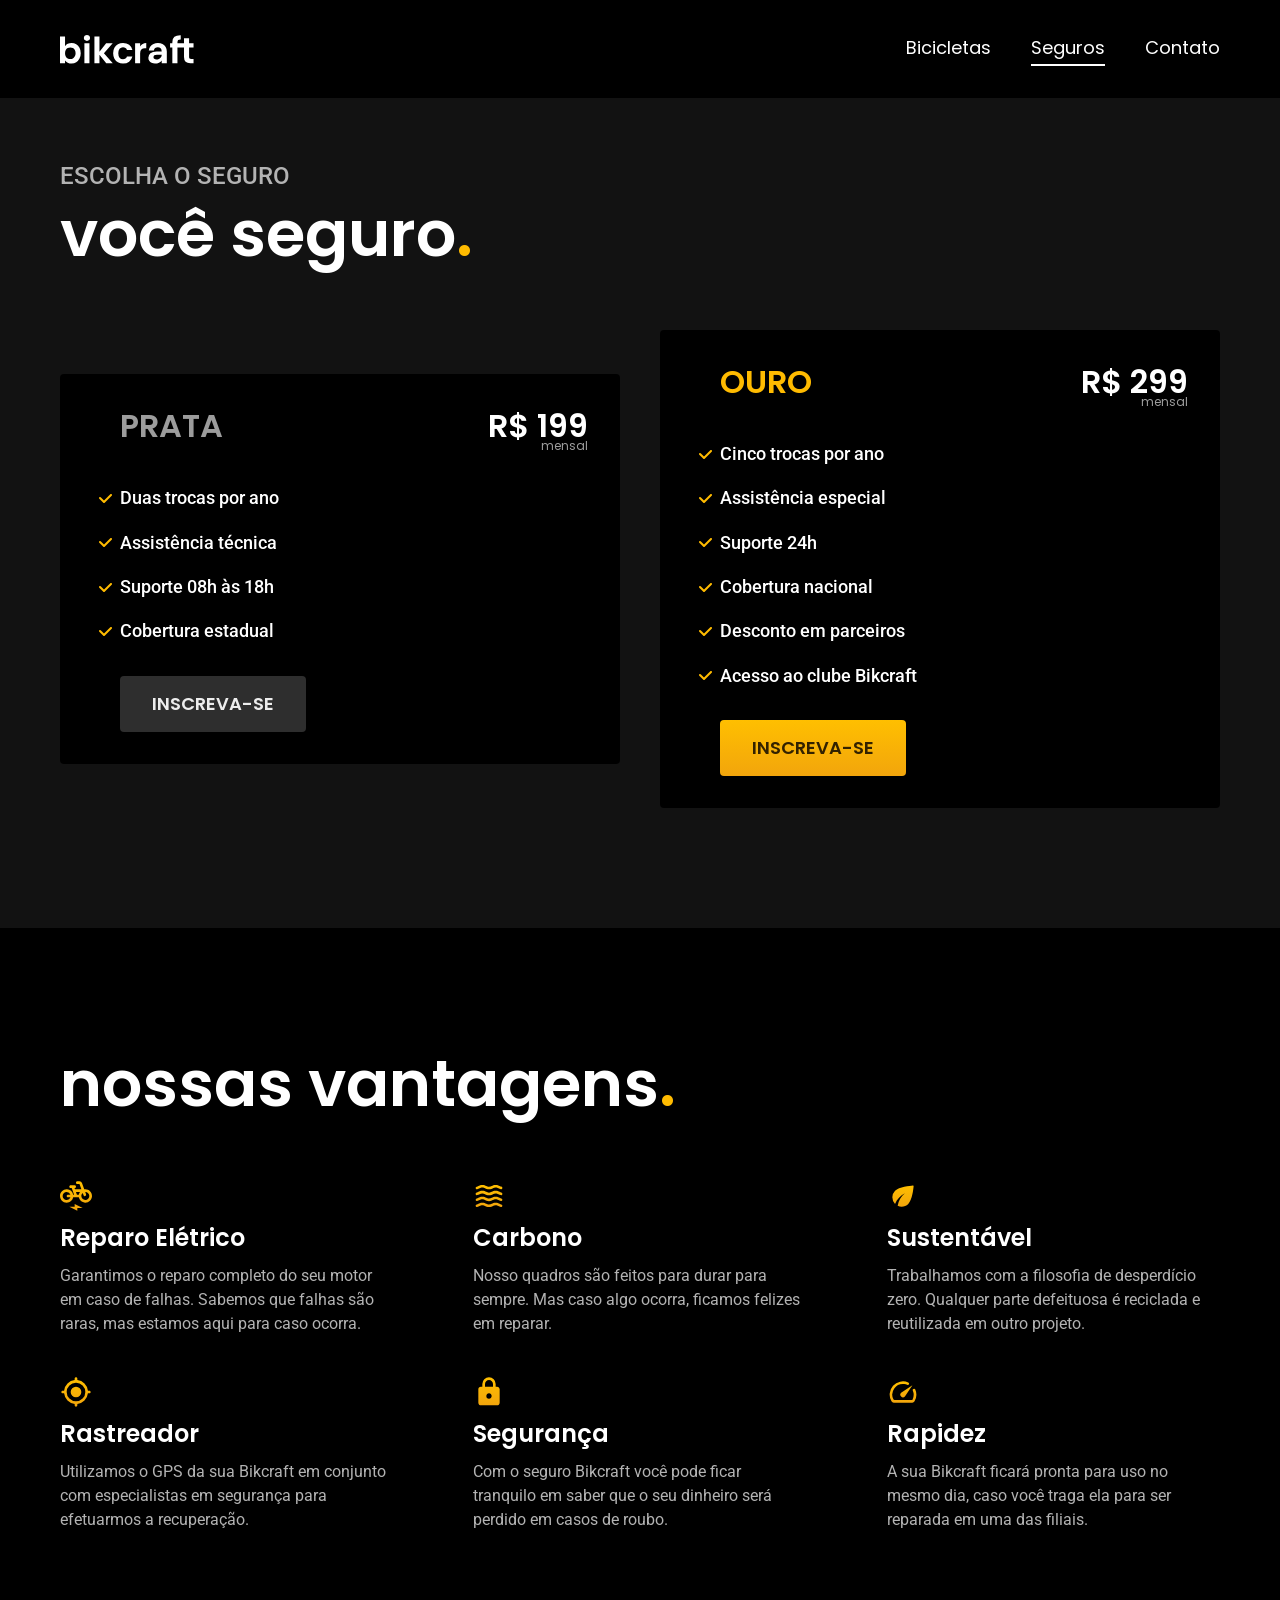
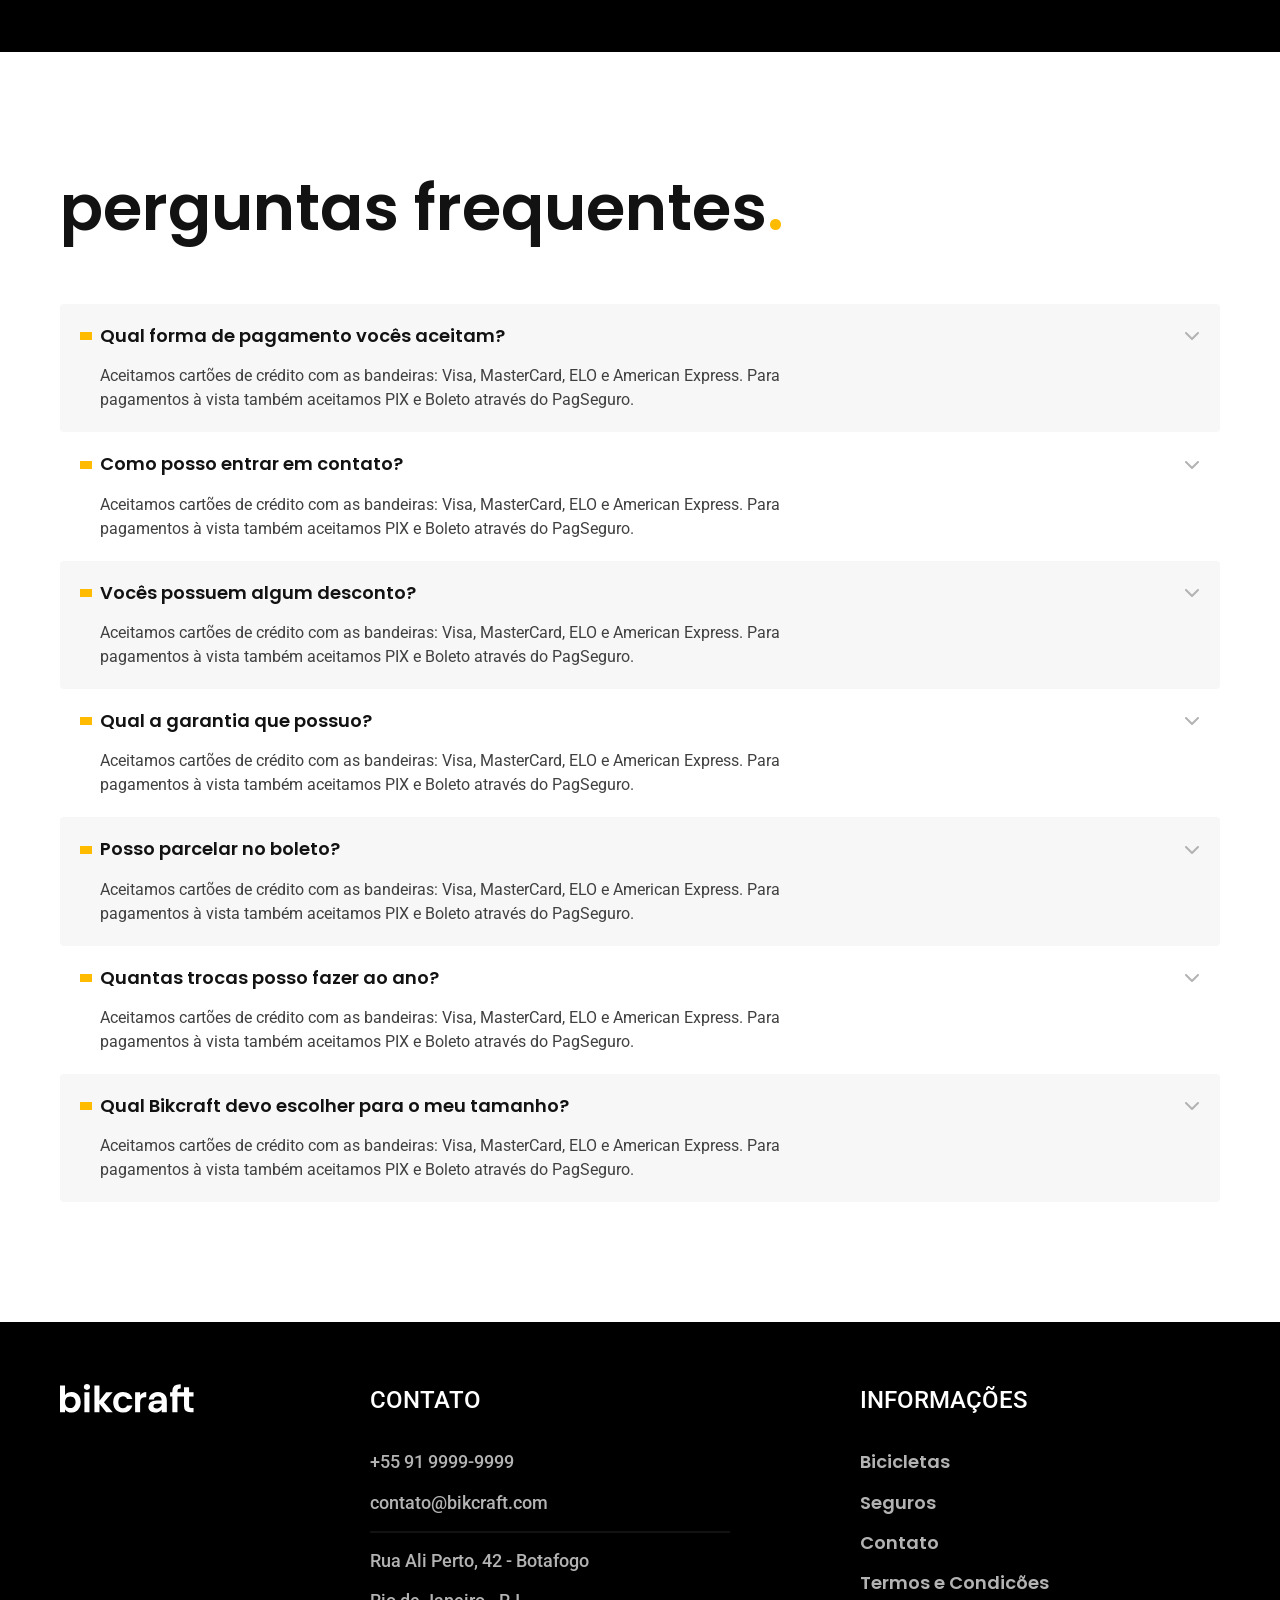
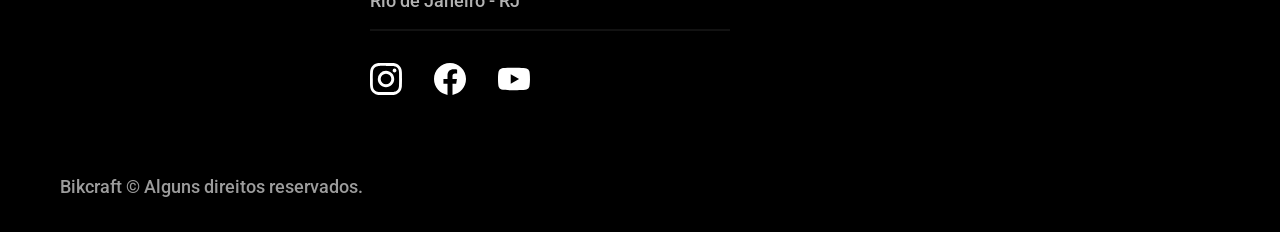
<file: seguros.html>
<!DOCTYPE html>

<html lang="pt-br">

<head>
  <meta charset="UTF-8">
  <meta name="viewport" content="width=device-width, initial-scale=1.0">
  <title>Seguros | Bikcraft</title>
  <meta name="description" content="seguros">
  <link rel="preload" href="./css/style.css" as="style">
  <link rel="stylesheet" href="./css/style.css">
  <link rel="preconnect" href="https://fonts.googleapis.com">
  <link rel="preconnect" href="https://fonts.gstatic.com" crossorigin>
  <link href="https://fonts.googleapis.com/css2?family=Poppins:wght@400;600&family=Roboto:wght@400..900&family=Merriweather:ital,opsz,wght@1,18..144,900&display=swap" rel="stylesheet">
</head>

<body id="seguros">
  <header class="header-bg">
    <div class="header container">
      <a href="./">
        <img src="./img/bikcraft.svg" width="136" height="32" alt="Bikcraft">
      </a>
      <nav aria-label="primaria">
        <ul class="header-menu font-1-m c-00">
          <li><a href="./bicicletas.html">Bicicletas</a></li>
          <li><a href="./seguros.html">Seguros</a></li>
          <li><a href="./contato.html">Contato</a></li>
        </ul>
      </nav>
    </div>
  </header>

  <main class="seguros-bg">
    <div class="titulo-bg">
      <div class="titulo container">
        <p class="font-2-l-b c-05">Escolha o seguro</p>
        <h1 class="font-1-xxl c-00">você seguro<span class="p-01">.</span></h1>
      </div>
    </div>

    <div class="seguros container">
      <div class="seguros-item">
        <h3 class="font-1-xl c-06">PRATA</h3>
        <span class="font-1-xl c-00">R$ 199<span class="font-1-xs c-06">mensal</span></span>
        <ul class="font-2-m c-00">
          <li>Duas trocas por ano</li>
          <li>Assistência técnica</li>
          <li>Suporte 08h às 18h</li>
          <li>Cobertura estadual</li>
        </ul>
        <a href="./orcamento.html" class="btn secundario">INSCREVA-SE</a>
      </div>

      <div class="seguros-item">
        <h3 class="font-1-xl p-01">OURO</h3>
        <span class="font-1-xl c-00">R$ 299<span class="font-1-xs c-06">mensal</span></span>
        <ul class="font-2-m c-00">
          <li>Cinco trocas por ano</li>
          <li>Assistência especial</li>
          <li>Suporte 24h</li>
          <li>Cobertura nacional</li>
          <li>Desconto em parceiros</li>
          <li>Acesso ao clube Bikcraft</li>
        </ul>
        <a href="./orcamento.html" class="btn">INSCREVA-SE</a>
      </div>
    </div>
  </main>

  <article class="vantagens-bg">
    <div class="vantagens container">
      <h2 class="font-1-xxl c-00">nossas vantagens<span class="p-01">.</span></h2>
      <ul>
        <li>
          <img src="./img/icones/eletrica.svg" width="32" height="32" alt="">
          <h3 class="font-1-l-b c-00">Reparo Elétrico</h3>
          <p class="font-2-s c-05">Garantimos o reparo completo do seu motor em caso de falhas. Sabemos que falhas são raras, mas estamos aqui para caso ocorra.</p>
        </li>
        <li>
          <img src="./img/icones/carbono.svg" width="32" height="32" alt="">
          <h3 class="font-1-l-b c-00">Carbono</h3>
          <p class="font-2-s c-05">Nosso quadros são feitos para durar para sempre. Mas caso algo ocorra, ficamos felizes em reparar.</p>
        </li>
        <li>
          <img src="./img/icones/sustentavel.svg" width="32" height="32" alt="">
          <h3 class="font-1-l-b c-00">Sustentável</h3>
          <p class="font-2-s c-05">Trabalhamos com a filosofia de desperdício zero. Qualquer parte defeituosa é reciclada e reutilizada em outro projeto.</p>
        </li>
        <li>
          <img src="./img/icones/rastreador.svg" width="32" height="32" alt="">
          <h3 class="font-1-l-b c-00">Rastreador</h3>
          <p class="font-2-s c-05">Utilizamos o GPS da sua Bikcraft em conjunto com especialistas em segurança para efetuarmos a recuperação.</p>
        </li>
        <li>
          <img src="./img/icones/seguro.svg" width="32" height="32" alt="">
          <h3 class="font-1-l-b c-00">Segurança</h3>
          <p class="font-2-s c-05">Com o seguro Bikcraft você pode ficar tranquilo em saber que o seu dinheiro será perdido em casos de roubo.</p>
        </li>
        <li>
          <img src="./img/icones/velocidade.svg" width="32" height="32" alt="">
          <h3 class="font-1-l-b c-00">Rapidez</h3>
          <p class="font-2-s c-05">A sua Bikcraft ficará pronta para uso no mesmo dia, caso você traga ela para ser reparada em uma das filiais.</p>
        </li>
      </ul>
    </div>
  </article>

  <article class="perguntas container">
    <h2 class="font-1-xxl">perguntas frequentes<span class="p-01">.</span></h2>
    <dl>
      <div>
        <dt class="font-1-m-b">Qual forma de pagamento vocês aceitam?</dt>
        <dd class="font-2-s c-09">Aceitamos cartões de crédito com as bandeiras: Visa, MasterCard, ELO e American Express. Para pagamentos à vista também aceitamos PIX e Boleto através do PagSeguro.</dd>
      </div>
      <div>
        <dt class="font-1-m-b">Como posso entrar em contato?</dt>
        <dd class="font-2-s c-09">Aceitamos cartões de crédito com as bandeiras: Visa, MasterCard, ELO e American Express. Para pagamentos à vista também aceitamos PIX e Boleto através do PagSeguro.</dd>
      </div>
      <div>
        <dt class="font-1-m-b">Vocês possuem algum desconto?</dt>
        <dd class="font-2-s c-09">Aceitamos cartões de crédito com as bandeiras: Visa, MasterCard, ELO e American Express. Para pagamentos à vista também aceitamos PIX e Boleto através do PagSeguro.</dd>
      </div>
      <div>
        <dt class="font-1-m-b">Qual a garantia que possuo?</dt>
        <dd class="font-2-s c-09">Aceitamos cartões de crédito com as bandeiras: Visa, MasterCard, ELO e American Express. Para pagamentos à vista também aceitamos PIX e Boleto através do PagSeguro.</dd>
      </div>
      <div>
        <dt class="font-1-m-b">Posso parcelar no boleto?</dt>
        <dd class="font-2-s c-09">Aceitamos cartões de crédito com as bandeiras: Visa, MasterCard, ELO e American Express. Para pagamentos à vista também aceitamos PIX e Boleto através do PagSeguro.</dd>
      </div>
      <div>
        <dt class="font-1-m-b">Quantas trocas posso fazer ao ano?</dt>
        <dd class="font-2-s c-09">Aceitamos cartões de crédito com as bandeiras: Visa, MasterCard, ELO e American Express. Para pagamentos à vista também aceitamos PIX e Boleto através do PagSeguro.</dd>
      </div>
      <div>
        <dt class="font-1-m-b">Qual Bikcraft devo escolher para o meu tamanho?</dt>
        <dd class="font-2-s c-09">Aceitamos cartões de crédito com as bandeiras: Visa, MasterCard, ELO e American Express. Para pagamentos à vista também aceitamos PIX e Boleto através do PagSeguro.</dd>
      </div>
    </dl>
  </article>

  <footer class="footer-bg">
    <div class="footer container">
      <img src="./img/bikcraft.svg" width="136" height="32" alt="Bikcraft">
      <div class="footer-contato">
        <h2 class="font-2-l-b c-00">Contato</h2>
        <ul class="font-2-m c-05">
          <li><a href="tel:+552199999999">+55 91 9999-9999</a></li>
          <li><a href="mailto:contato@bikcraft.com">contato@bikcraft.com</a></li>
          <li>Rua Ali Perto, 42 - Botafogo</li>
          <li>Rio de Janeiro - RJ</li>
        </ul>
        <div>
          <a href="https://www.instagram.com"><img src="./img/redes/instagram.svg" width="32" height="32" alt="Instagram"></a>
          <a href="https://www.facebook.com"><img src="./img/redes/facebook.svg" width="32" height="32" alt="Facebook"></a>
          <a href="https://www.youtube.com"><img src="./img/redes/youtube.svg" width="32" height="32" alt="Youtube"></a>
        </div>
      </div>
      <div class="footer-informacoes">
        <h2 class="font-2-l-b c-00">Informações</h2>
        <nav>
          <ul class="font-1-m-b c-05">
            <li><a href="./bicicletas.html">Bicicletas</a></li>
            <li><a href="./seguros.html">Seguros</a></li>
            <li><a href="./contato.html">Contato</a></li>
            <li><a href="./termos.html">Termos e Condicões</a></li>
          </ul>
        </nav>
      </div>
      <p class="font-2-m c-06">Bikcraft © Alguns direitos reservados.</p>
    </div>
  </footer>
</body>

</html>
</file>
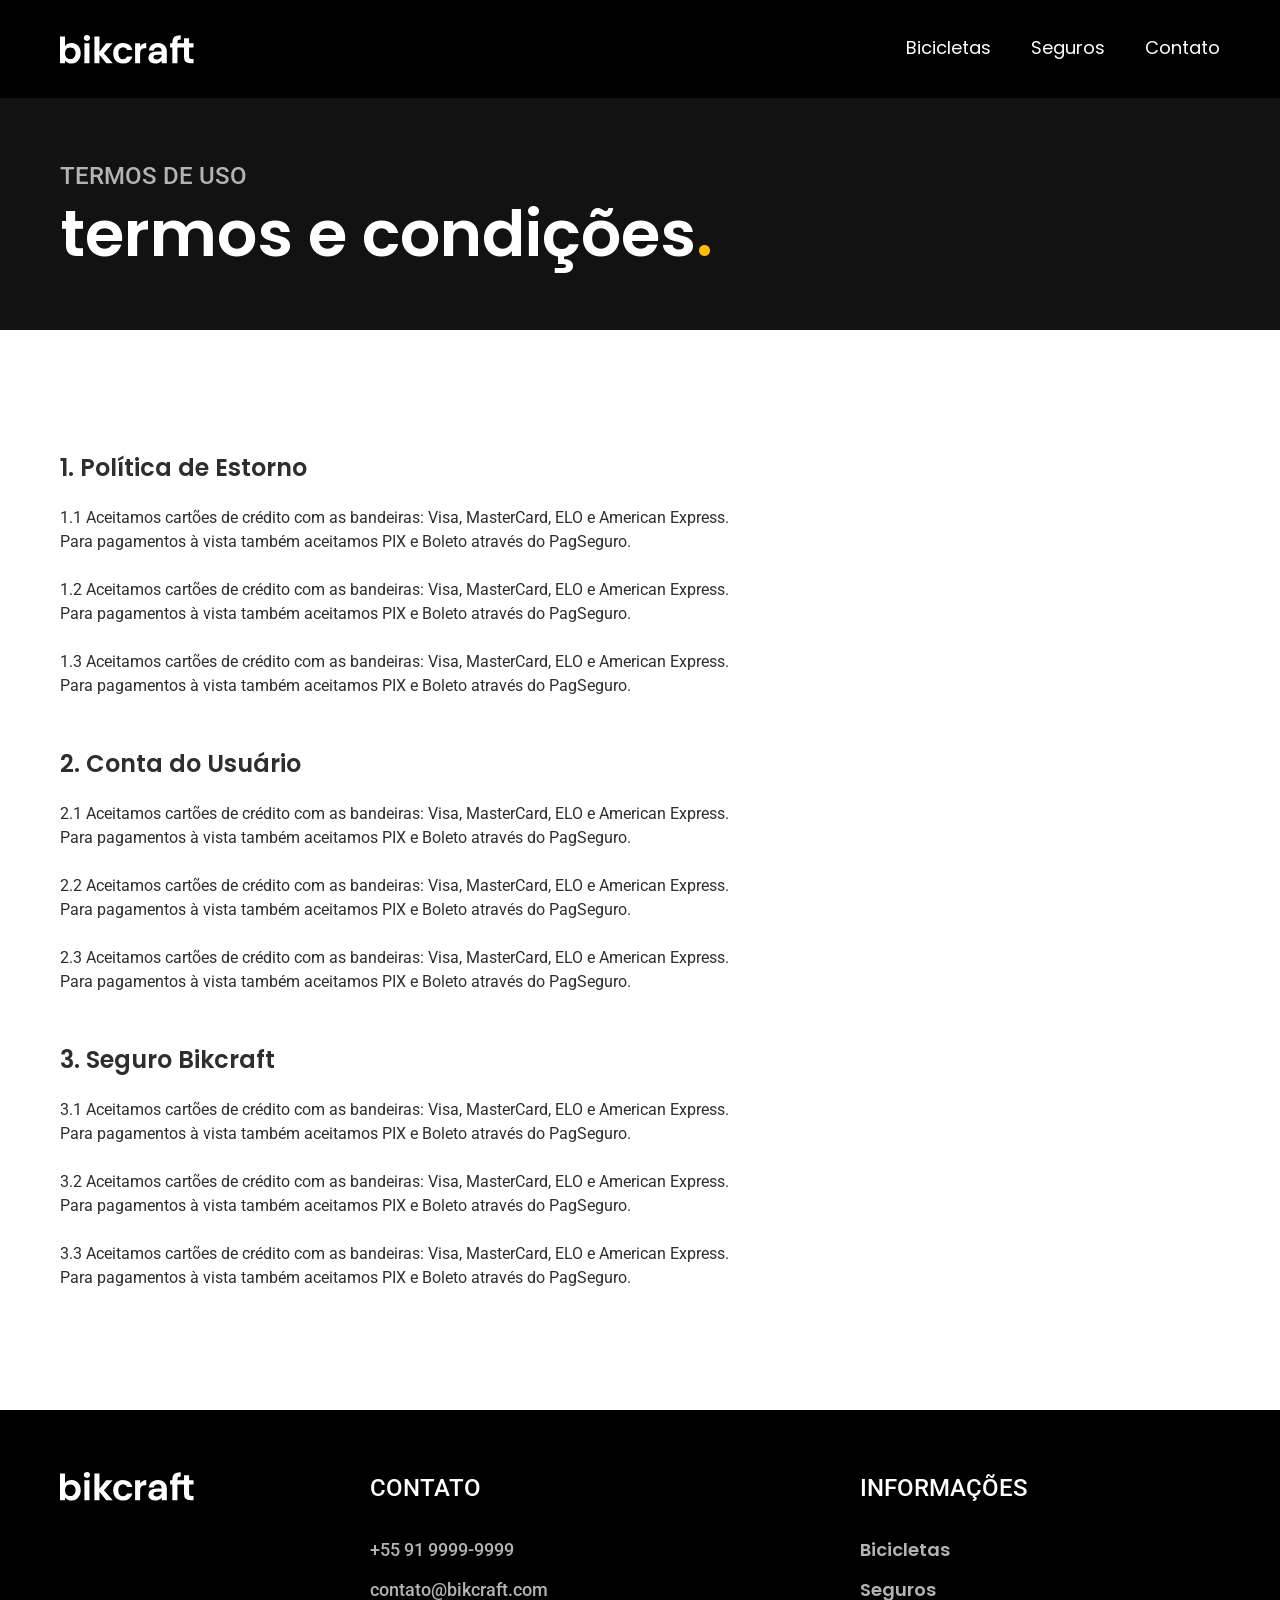
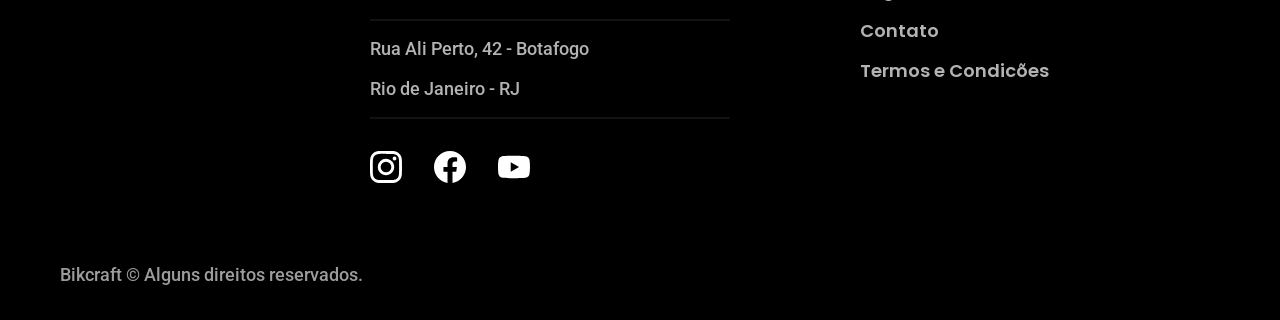
<file: termos.html>
<!DOCTYPE html>

<html lang="pt-br">

<head>
  <meta charset="UTF-8">
  <meta name="viewport" content="width=device-width, initial-scale=1.0">
  <title>Termos e Condicões | Bikcraft</title>
  <meta name="description" content="Termos e Condicões">
  <link rel="preload" href="./css/style.css" as="style">
  <link rel="stylesheet" href="./css/style.css">
  <link rel="preconnect" href="https://fonts.googleapis.com">
  <link rel="preconnect" href="https://fonts.gstatic.com" crossorigin>
  <link href="https://fonts.googleapis.com/css2?family=Poppins:wght@400;600&family=Roboto:wght@400..900&family=Merriweather:ital,opsz,wght@1,18..144,900&display=swap" rel="stylesheet">
</head>

<body id="termos">
  <header class="header-bg">
    <div class="header container">
      <a href="./">
        <img src="./img/bikcraft.svg" width="136" height="32" alt="Bikcraft">
      </a>
      <nav aria-label="primaria">
        <ul class="header-menu font-1-m c-00">
          <li><a href="./bicicletas.html">Bicicletas</a></li>
          <li><a href="./seguros.html">Seguros</a></li>
          <li><a href="./contato.html">Contato</a></li>
        </ul>
      </nav>
    </div>
  </header>

  <main>
    <div class="titulo-bg">
      <div class="titulo container">
        <p class="font-2-l-b c-05">termos de uso</p>
        <h1 class="font-1-xxl c-00">termos e condições<span class="p-01">.</span></h1>
      </div>
    </div>

    <div class="termos container font-2-s c-10">
      <h2 class="font-1-l-b">1. Política de Estorno</h2>
      <p>1.1 Aceitamos cartões de crédito com as bandeiras: Visa, MasterCard, ELO e American Express. Para pagamentos à vista também aceitamos PIX e Boleto através do PagSeguro.</p>
      <p>1.2 Aceitamos cartões de crédito com as bandeiras: Visa, MasterCard, ELO e American Express. Para pagamentos à vista também aceitamos PIX e Boleto através do PagSeguro.</p>
      <p>1.3 Aceitamos cartões de crédito com as bandeiras: Visa, MasterCard, ELO e American Express. Para pagamentos à vista também aceitamos PIX e Boleto através do PagSeguro.</p>

      <h2 class="font-1-l-b">2. Conta do Usuário</h2>
      <p>2.1 Aceitamos cartões de crédito com as bandeiras: Visa, MasterCard, ELO e American Express. Para pagamentos à vista também aceitamos PIX e Boleto através do PagSeguro.</p>
      <p>2.2 Aceitamos cartões de crédito com as bandeiras: Visa, MasterCard, ELO e American Express. Para pagamentos à vista também aceitamos PIX e Boleto através do PagSeguro.</p>
      <p>2.3 Aceitamos cartões de crédito com as bandeiras: Visa, MasterCard, ELO e American Express. Para pagamentos à vista também aceitamos PIX e Boleto através do PagSeguro.</p>

      <h2 class="font-1-l-b">3. Seguro Bikcraft</h2>
      <p>3.1 Aceitamos cartões de crédito com as bandeiras: Visa, MasterCard, ELO e American Express. Para pagamentos à vista também aceitamos PIX e Boleto através do PagSeguro.</p>
      <p>3.2 Aceitamos cartões de crédito com as bandeiras: Visa, MasterCard, ELO e American Express. Para pagamentos à vista também aceitamos PIX e Boleto através do PagSeguro.</p>
      <p>3.3 Aceitamos cartões de crédito com as bandeiras: Visa, MasterCard, ELO e American Express. Para pagamentos à vista também aceitamos PIX e Boleto através do PagSeguro.</p>
    </div>
  </main>
  <footer class="footer-bg">
    <div class="footer container">
      <img src="./img/bikcraft.svg" width="136" height="32" alt="Bikcraft">
      <div class="footer-contato">
        <h2 class="font-2-l-b c-00">Contato</h2>
        <ul class="font-2-m c-05">
          <li><a href="tel:+552199999999">+55 91 9999-9999</a></li>
          <li><a href="mailto:contato@bikcraft.com">contato@bikcraft.com</a></li>
          <li>Rua Ali Perto, 42 - Botafogo</li>
          <li>Rio de Janeiro - RJ</li>
        </ul>
        <div>
          <a href="https://www.instagram.com"><img src="./img/redes/instagram.svg" width="32" height="32" alt="Instagram"></a>
          <a href="https://www.facebook.com"><img src="./img/redes/facebook.svg" width="32" height="32" alt="Facebook"></a>
          <a href="https://www.youtube.com"><img src="./img/redes/youtube.svg" width="32" height="32" alt="Youtube"></a>
        </div>
      </div>
      <div class="footer-informacoes">
        <h2 class="font-2-l-b c-00">Informações</h2>
        <nav>
          <ul class="font-1-m-b c-05">
            <li><a href="./bicicletas.html">Bicicletas</a></li>
            <li><a href="./seguros.html">Seguros</a></li>
            <li><a href="./contato.html">Contato</a></li>
            <li><a href="./termos.html">Termos e Condicões</a></li>
          </ul>
        </nav>
      </div>
      <p class="font-2-m c-06">Bikcraft © Alguns direitos reservados.</p>
    </div>
  </footer>
</body>

</html>
</file>
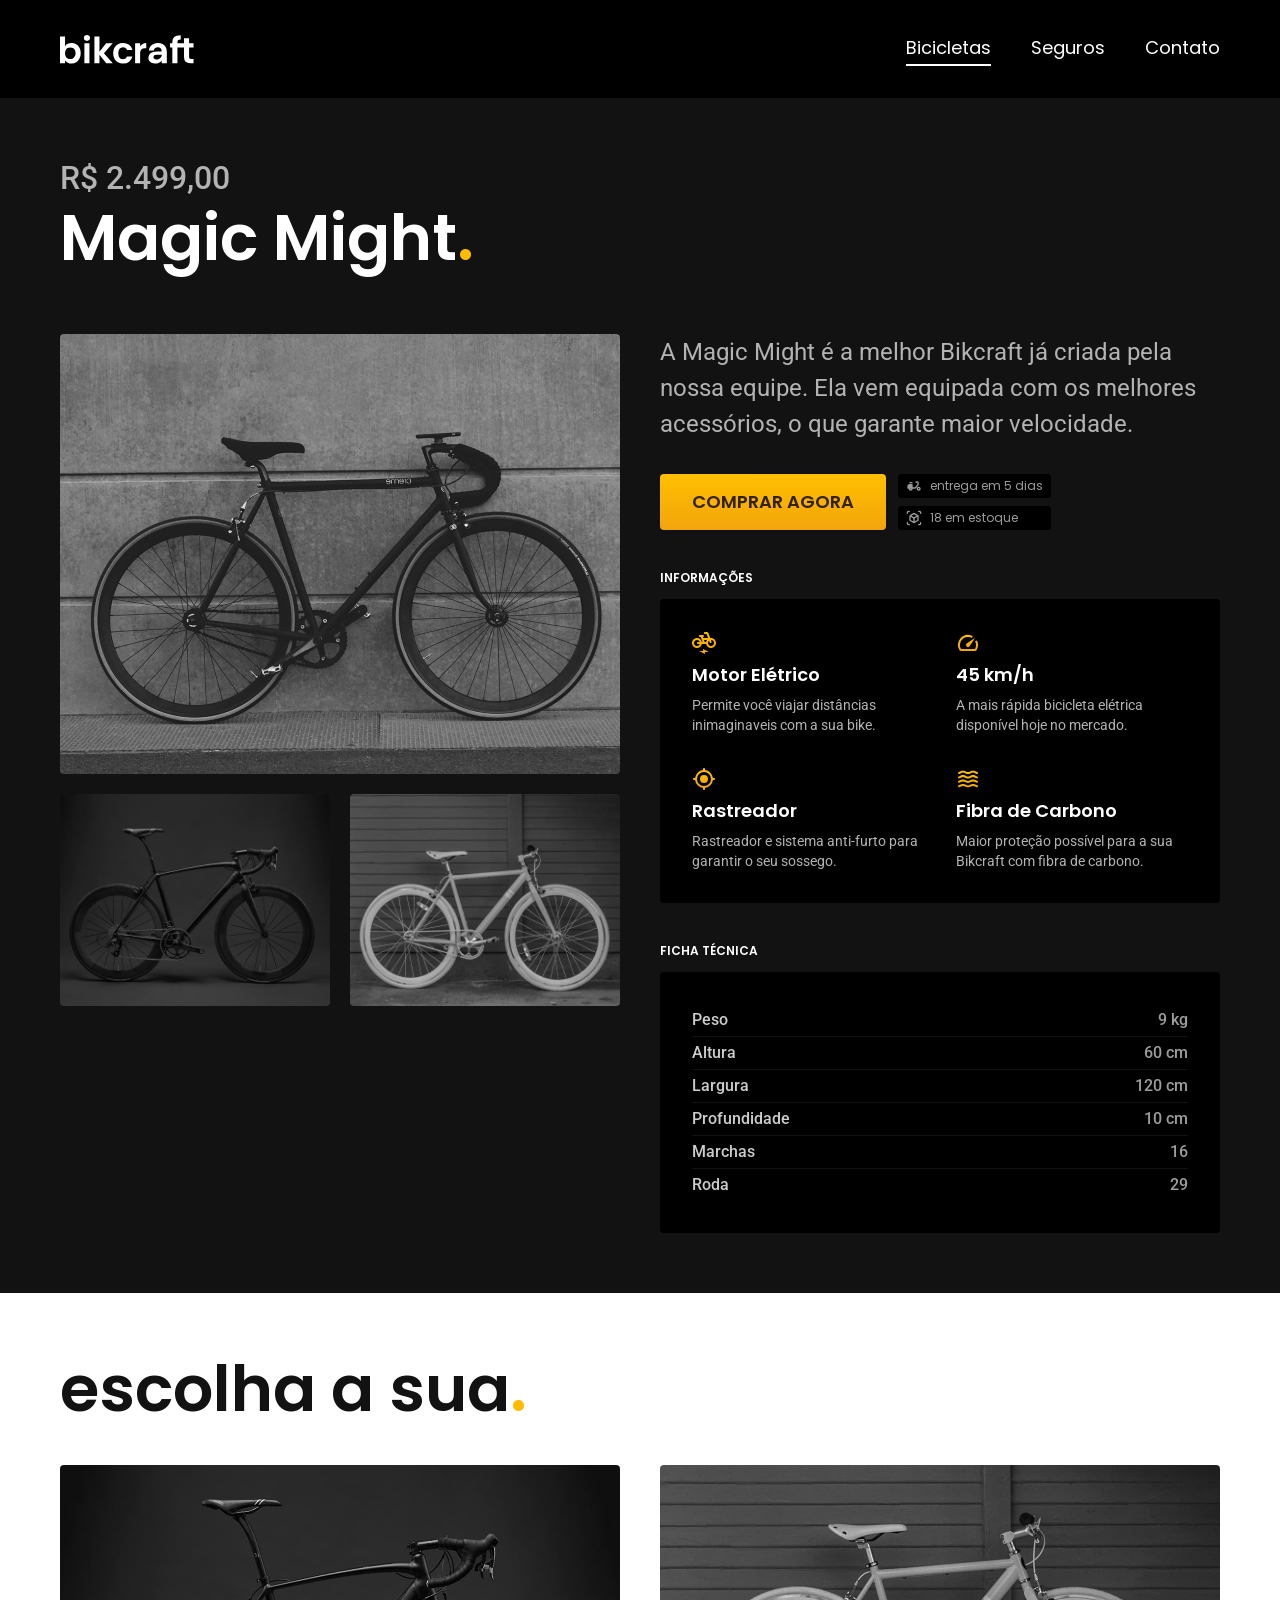
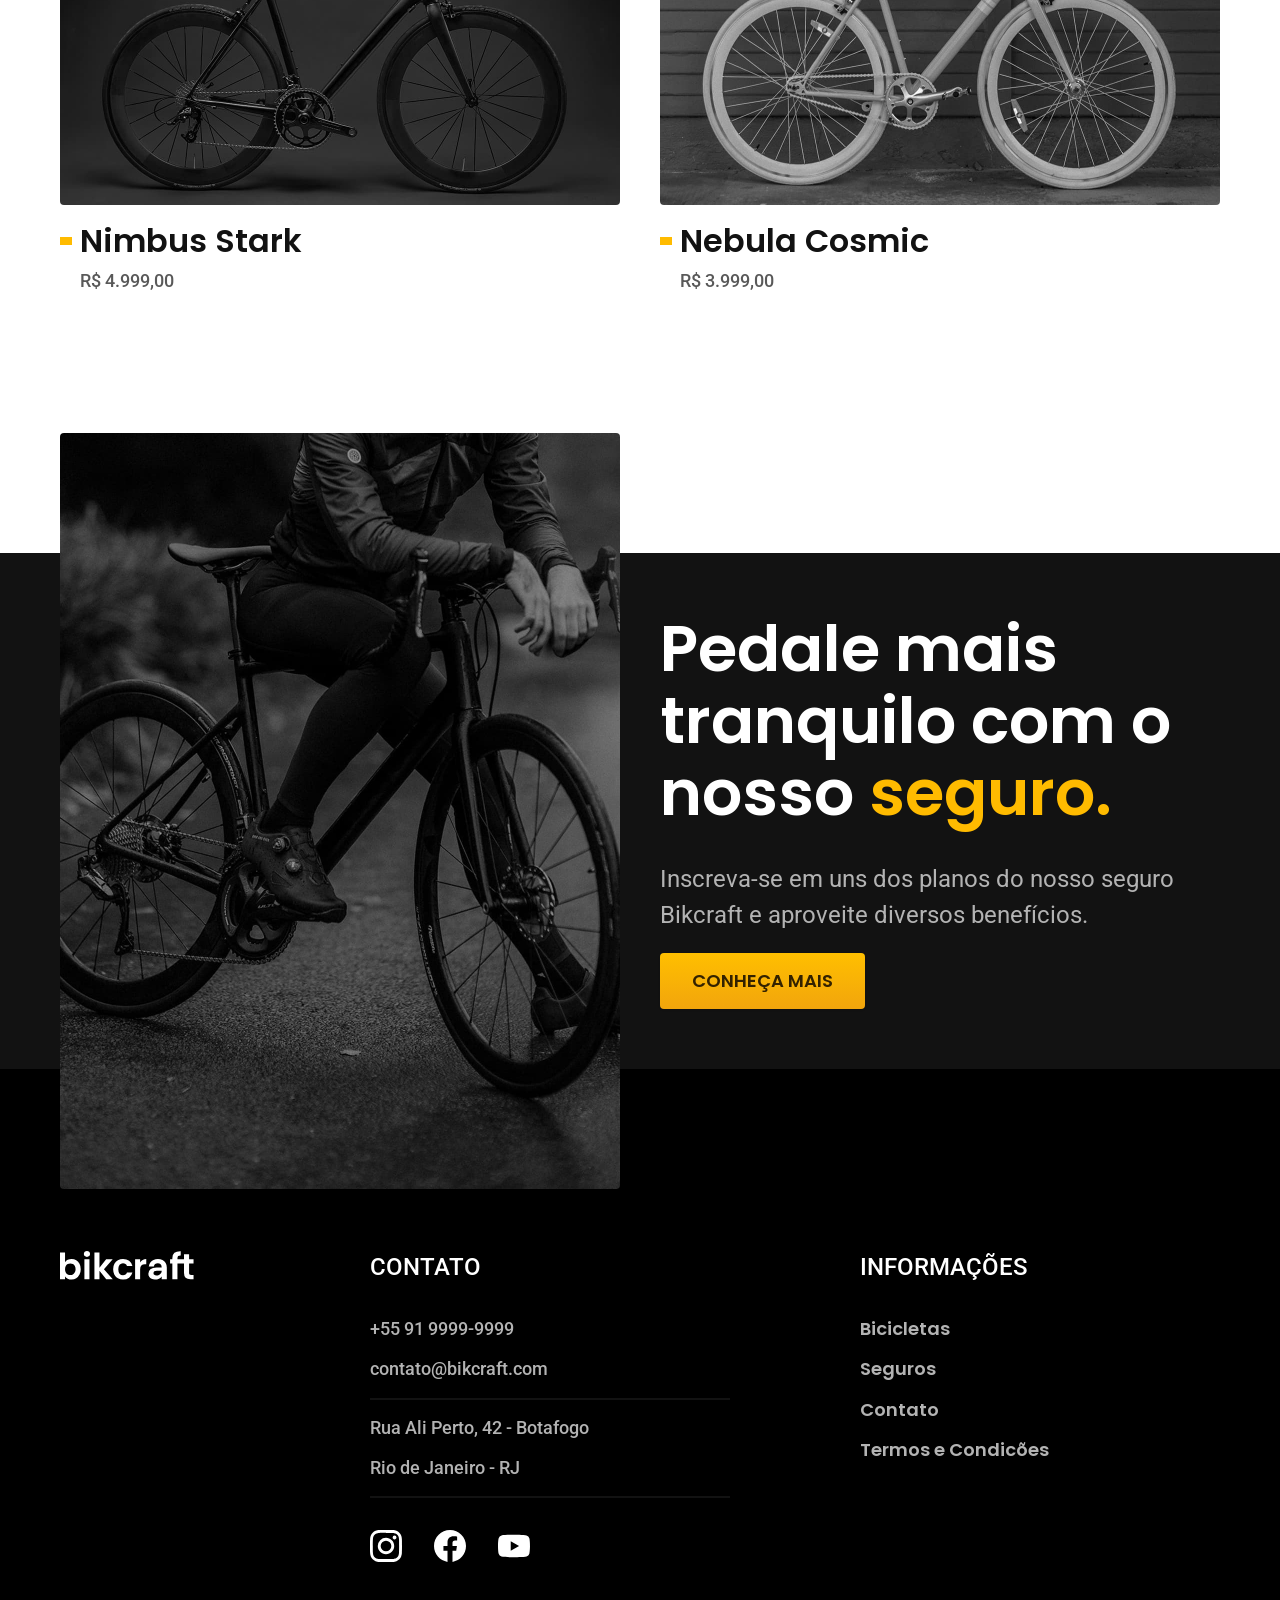
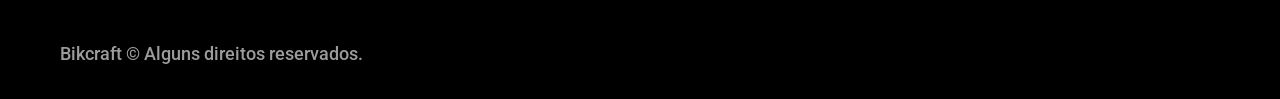
<file: bicicletas/magic.html>
<!DOCTYPE html>

<html lang="pt-br">

<head>
  <meta charset="UTF-8">
  <meta name="viewport" content="width=device-width, initial-scale=1.0">
  <title>Magic Might | Bikcraft</title>
  <meta name="description" content="Magic Might">
  <link rel="preload" href="../css/style.css" as="style">
  <link rel="stylesheet" href="../css/style.css">
  <link rel="preconnect" href="https://fonts.googleapis.com">
  <link rel="preconnect" href="https://fonts.gstatic.com" crossorigin>
  <link href="https://fonts.googleapis.com/css2?family=Poppins:wght@400;600&family=Roboto:wght@400..900&family=Merriweather:ital,opsz,wght@1,18..144,900&display=swap" rel="stylesheet">
</head>

<body id="bicicleta">
  <header class="header-bg">
    <div class="header container">
      <a href="../index.html">
        <img src="../img/bikcraft.svg" width="136" height="32" alt="Bikcraft">
      </a>
      <nav aria-label="primaria">
        <ul class="header-menu font-1-m c-00">
          <li><a href="../bicicletas.html">Bicicletas</a></li>
          <li><a href="../seguros.html">Seguros</a></li>
          <li><a href="../contato.html">Contato</a></li>
        </ul>
      </nav>
    </div>
  </header>

  <main class="titulo-bg">
    <div>
      <div class="titulo container">
        <p class="font-2-xl c-05">R$ 2.499,00</p>
        <h1 class="font-1-xxl c-00">Magic Might<span class="p-01">.</span></h1>
      </div>
    </div>

    <div class="bicicleta container">
      <div class="bicicleta-imagens">
        <img src="../img/bicicleta/nimbus2.jpg" width="1120" height="880" alt="Bicicleta Preta">
        <img src="../img/bicicleta/nimbus1.jpg" width="1120" height="880" alt="Bicicleta Preta">
        <img src="../img/bicicleta/nimbus3.jpg" width="1120" height="880" alt="Bicicleta Preta">
      </div>
      <div class="bicicleta-conteudo">
        <p class="font-2-l c-05">A Magic Might é a melhor Bikcraft já criada pela nossa equipe. Ela vem equipada com os melhores acessórios, o que garante maior velocidade.</p>
        <div class="bicicleta-comprar">
          <a href="../orcamento.html" class="btn">COMPRAR AGORA</a>
          <span class="font-1-xs c-06"><img src="../img/icones/entrega.svg" width="16" height="16" alt="">entrega em 5 dias</span>
          <span class="font-1-xs c-06"><img src="../img/icones/estoque.svg" width="16" height="16" alt="">18 em estoque</span>
        </div>
        <h2 class="font-1-xs-b c-00">Informações</h2>
        <ul class="bicicleta-informacoes">
          <li>
            <img src="../img/icones/eletrica.svg" width="24" height="24" alt="">
            <h3 class="font-1-m-b c-00">Motor Elétrico</h3>
            <p class="font-2-xs c-05">Permite você viajar distâncias inimaginaveis com a sua bike.</p>
          </li>
          <li>
            <img src="../img/icones/velocidade.svg" width="24" height="24" alt="">
            <h3 class="font-1-m-b c-00">45 km/h</h3>
            <p class="font-2-xs c-05">A mais rápida bicicleta elétrica disponível hoje no mercado.</p>
          </li>
          <li>
            <img src="../img/icones/rastreador.svg" width="24" height="24" alt="">
            <h3 class="font-1-m-b c-00">Rastreador</h3>
            <p class="font-2-xs c-05">Rastreador e sistema anti-furto para garantir o seu sossego.</p>
          </li>
          <li>
            <img src="../img/icones/carbono.svg" width="24" height="24" alt="">
            <h3 class="font-1-m-b c-00">Fibra de Carbono</h3>
            <p class="font-2-xs c-05">Maior proteção possível para a sua Bikcraft com fibra de carbono.</p>
          </li>
        </ul>
        <h2 class="font-1-xs-b c-00">ficha técnica</h2>
        <ul class="bicicleta-ficha font-2-s-b c-04">
          <li>Peso<span class=" c-06">9 kg</span></li>
          <li>Altura<span class=" c-06">60 cm</span></li>
          <li>Largura<span class=" c-06">120 cm</span></li>
          <li>Profundidade<span class=" c-06">10 cm</span></li>
          <li>Marchas<span class=" c-06">16</span></li>
          <li>Roda<span class=" c-06">29</span></li>
        </ul>
      </div>
    </div>
  </main>

  <article class="bicicletas-lista container">
    <h2 class="font-1-xxl">escolha a sua<span class="p-01">.</span></h2>
    <ul>
      <li>
        <a href="./nimbus.html">
          <img src="../img/bicicletas/nimbus.jpg" width="1120" height="680" alt="Bicicleta elétrica preta">
          <h3 class="font-1-xl">Nimbus Stark</h3>
          <span class="font-2-m c-08">R$ 4.999,00</span>
        </a>
      </li>
      <li>
        <a href="./nebula.html">
          <img src="../img/bicicletas/nebula.jpg" width="1120" height="680" alt="Bicicleta elétrica cinza">
          <h3 class="font-1-xl">Nebula Cosmic</h3>
          <span class="font-2-m c-08">R$ 3.999,00</span>
        </a>
      </li>
    </ul>
  </article>

  <article class="bicicleta-seguro-bg">
    <div class="bicicleta-seguro container">
      <div class="bicicleta-seguro-imagem">
        <img src="../img/fotos/seguros.jpg" width="1360" height="1512" alt="Pessoa parada em cima de uma bicicleta">
      </div>
      <div class="bicicleta-seguro-conteudo">
        <h2 class="font-1-xxl c-00">Pedale mais tranquilo com o nosso <span class="p-01">seguro.</span></h2>
        <p class="font-2-l c-05">Inscreva-se em uns dos planos do nosso seguro Bikcraft e aproveite diversos benefícios.</p>
        <a href="../seguros.html" class="btn">CONHEÇA MAIS</a>
      </div>
    </div>
  </article>

  <footer class="footer-bg">
    <div class="footer container">
      <img src="../img/bikcraft.svg" width="136" height="32" alt="Bikcraft">
      <div class="footer-contato">
        <h2 class="font-2-l-b c-00">Contato</h2>
        <ul class="font-2-m c-05">
          <li><a href="tel:+552199999999">+55 91 9999-9999</a></li>
          <li><a href="mailto:contato@bikcraft.com">contato@bikcraft.com</a></li>
          <li>Rua Ali Perto, 42 - Botafogo</li>
          <li>Rio de Janeiro - RJ</li>
        </ul>
        <div>
          <a href="https://www.instagram.com"><img src="../img/redes/instagram.svg" width="32" height="32" alt="Instagram"></a>
          <a href="https://www.facebook.com"><img src="../img/redes/facebook.svg" width="32" height="32" alt="Facebook"></a>
          <a href="https://www.youtube.com"><img src="../img/redes/youtube.svg" width="32" height="32" alt="Youtube"></a>
        </div>
      </div>
      <div class="footer-informacoes">
        <h2 class="font-2-l-b c-00">Informações</h2>
        <nav>
          <ul class="font-1-m-b c-05">
            <li><a href="./bicicletas.html">Bicicletas</a></li>
            <li><a href="./seguros.html">Seguros</a></li>
            <li><a href="./contato.html">Contato</a></li>
            <li><a href="./termos.html">Termos e Condicões</a></li>
          </ul>
        </nav>
      </div>
      <p class="font-2-m c-06">Bikcraft © Alguns direitos reservados.</p>
    </div>
  </footer>
</body>

</html>
</file>
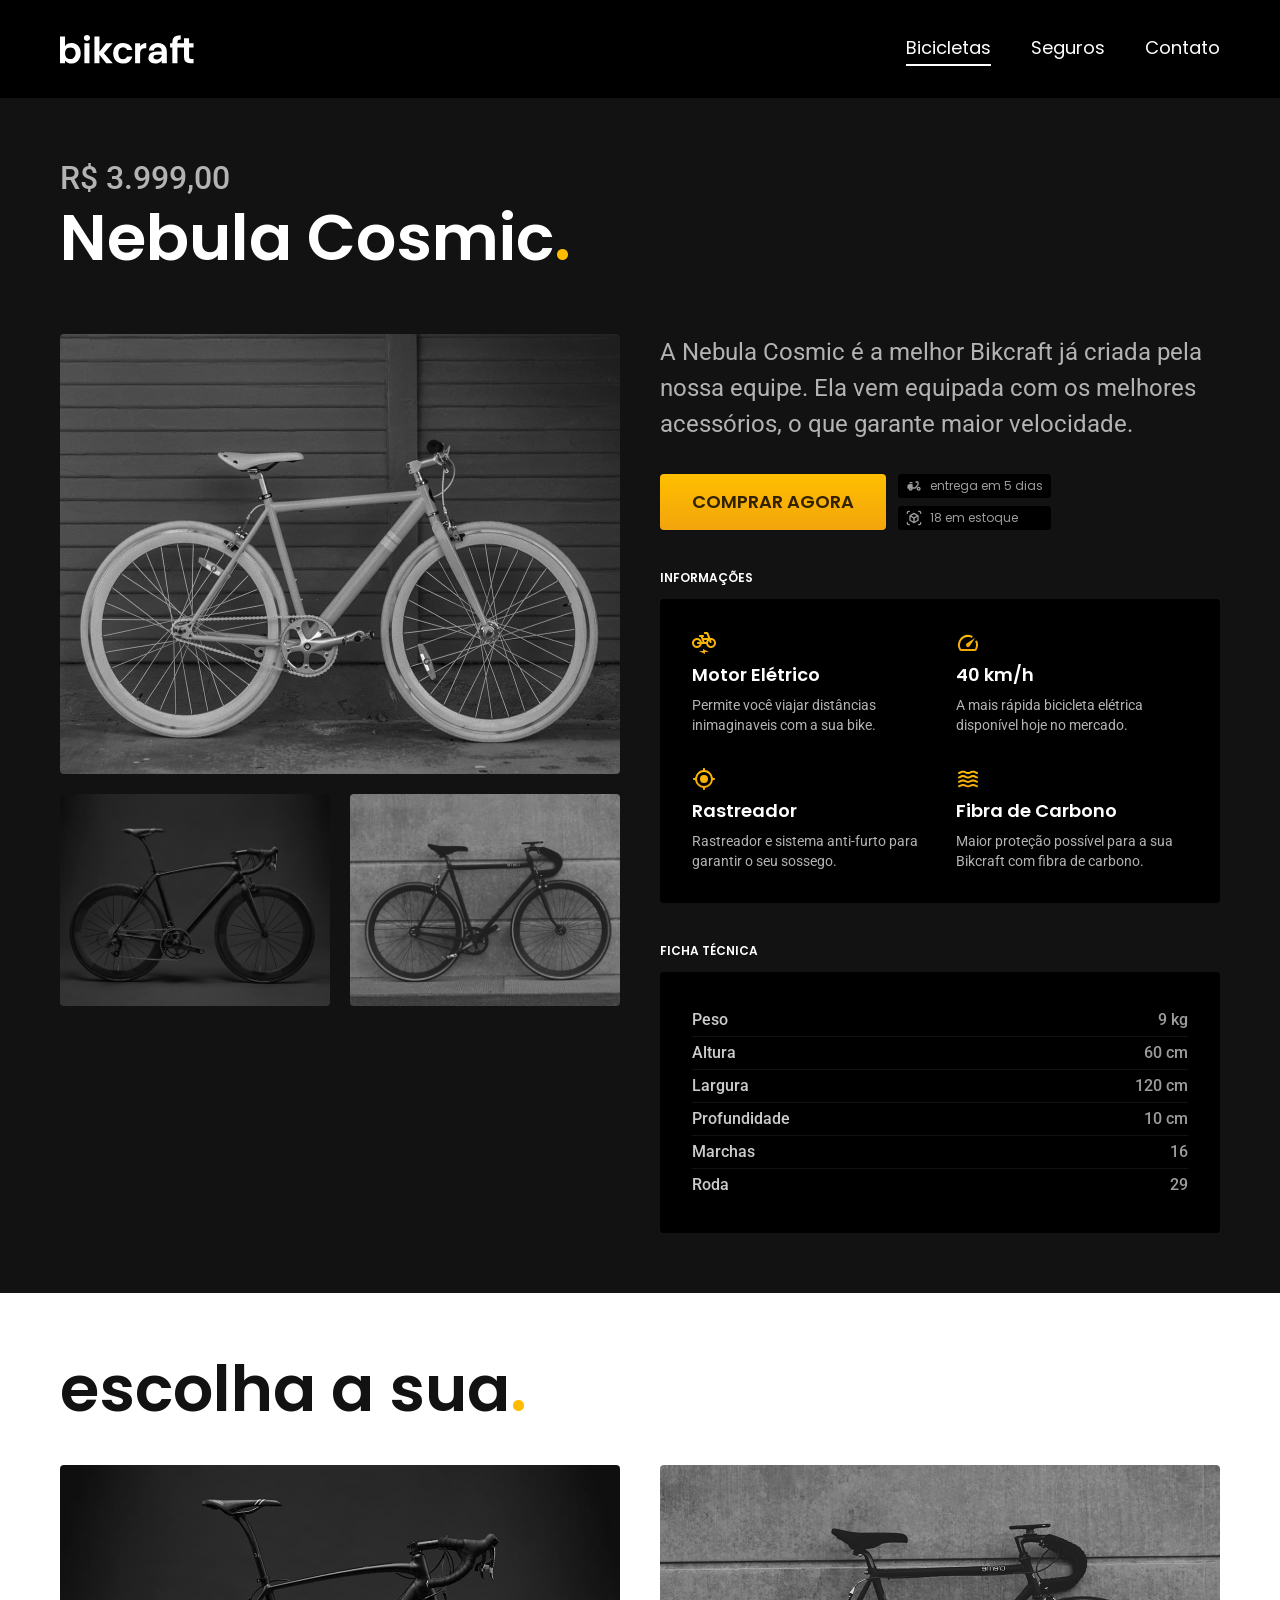
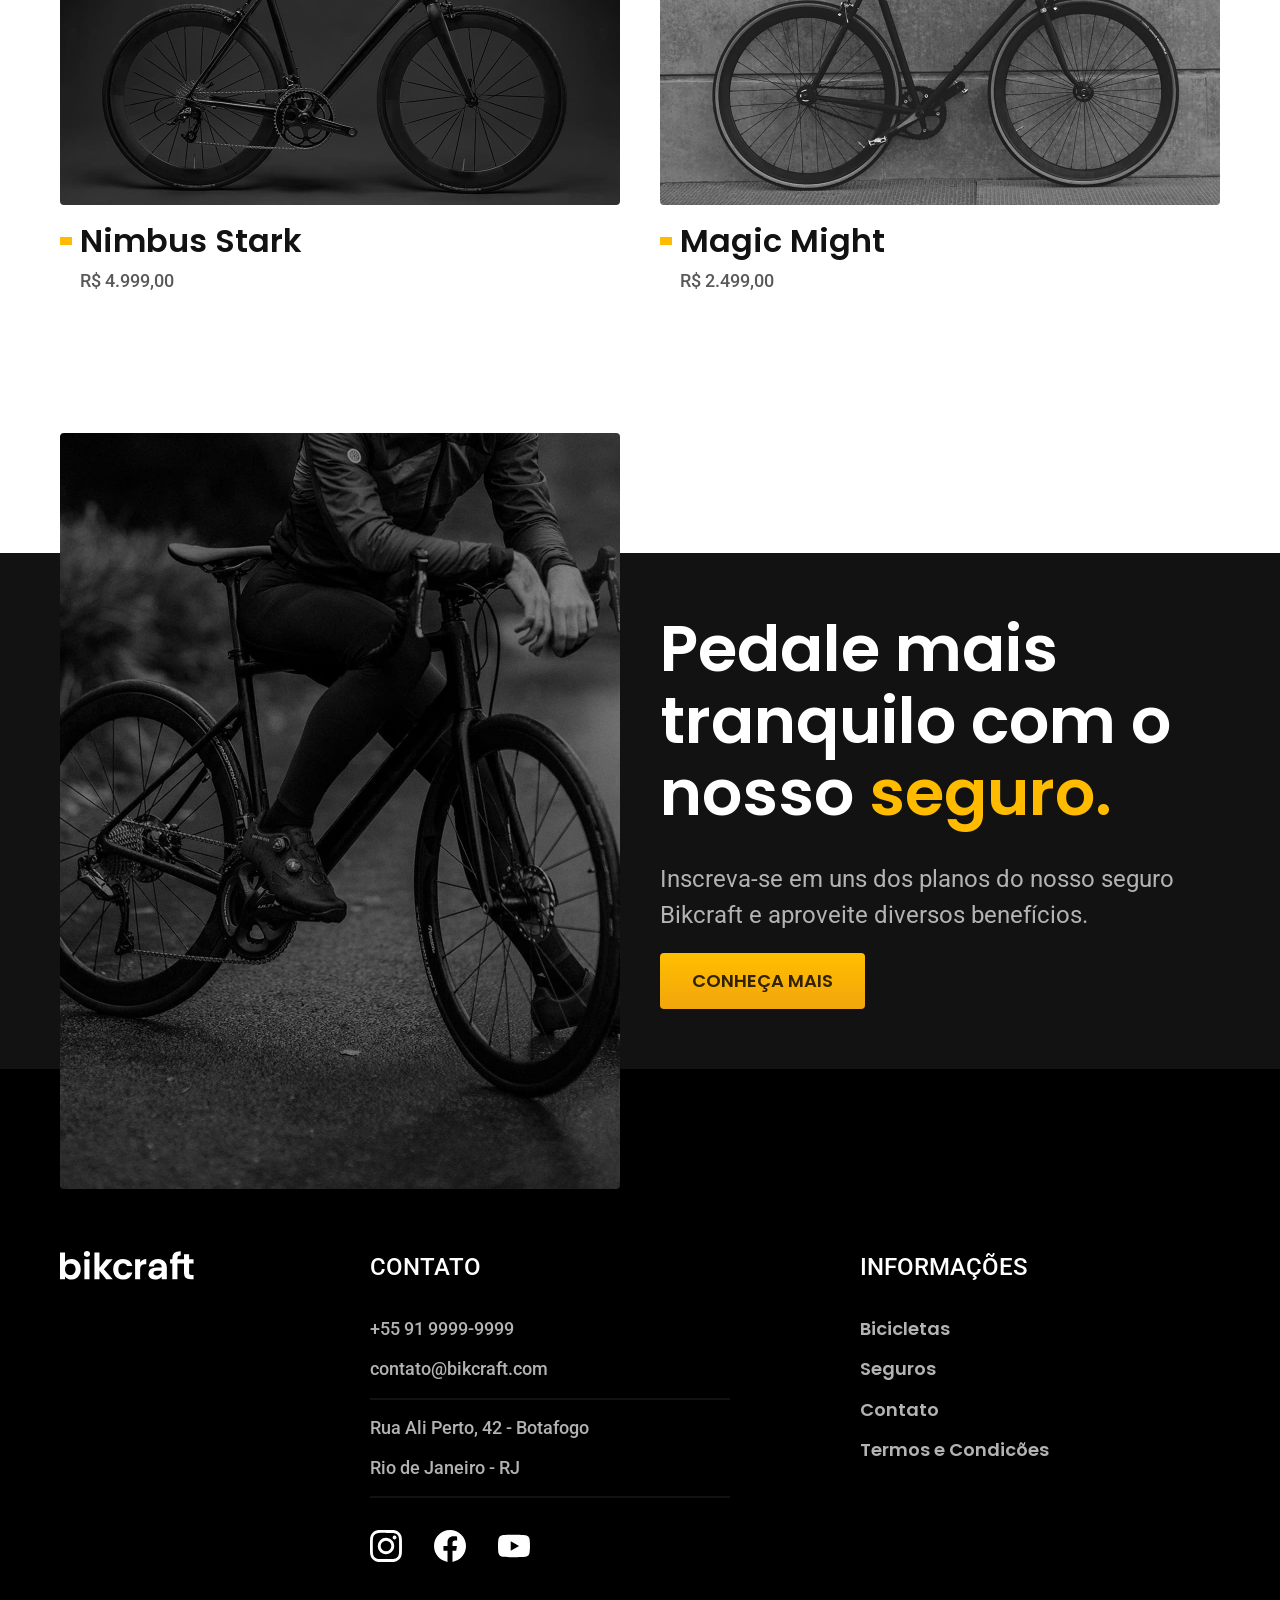
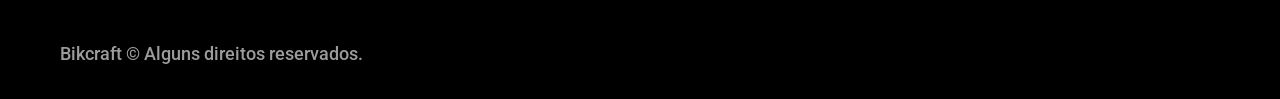
<file: bicicletas/nebula.html>
<!DOCTYPE html>

<html lang="pt-br">

<head>
  <meta charset="UTF-8">
  <meta name="viewport" content="width=device-width, initial-scale=1.0">
  <title>Nebula Cosmic | Bikcraft</title>
  <meta name="description" content="Nebula Cosmic">
  <link rel="preload" href="../css/style.css" as="style">
  <link rel="stylesheet" href="../css/style.css">
  <link rel="preconnect" href="https://fonts.googleapis.com">
  <link rel="preconnect" href="https://fonts.gstatic.com" crossorigin>
  <link href="https://fonts.googleapis.com/css2?family=Poppins:wght@400;600&family=Roboto:wght@400..900&family=Merriweather:ital,opsz,wght@1,18..144,900&display=swap" rel="stylesheet">
</head>

<body id="bicicleta">
  <header class="header-bg">
    <div class="header container">
      <a href="../index.html">
        <img src="../img/bikcraft.svg" width="136" height="32" alt="Bikcraft">
      </a>
      <nav aria-label="primaria">
        <ul class="header-menu font-1-m c-00">
          <li><a href="../bicicletas.html">Bicicletas</a></li>
          <li><a href="../seguros.html">Seguros</a></li>
          <li><a href="../contato.html">Contato</a></li>
        </ul>
      </nav>
    </div>
  </header>

  <main class="titulo-bg">
    <div>
      <div class="titulo container">
        <p class="font-2-xl c-05">R$ 3.999,00</p>
        <h1 class="font-1-xxl c-00">Nebula Cosmic<span class="p-01">.</span></h1>
      </div>
    </div>

    <div class="bicicleta container">
      <div class="bicicleta-imagens">
        <img src="../img/bicicleta/nimbus3.jpg" width="1120" height="880" alt="Bicicleta Preta">
        <img src="../img/bicicleta/nimbus1.jpg" width="1120" height="880" alt="Bicicleta Preta">
        <img src="../img/bicicleta/nimbus2.jpg" width="1120" height="880" alt="Bicicleta Preta">
      </div>
      <div class="bicicleta-conteudo">
        <p class="font-2-l c-05">A Nebula Cosmic é a melhor Bikcraft já criada pela nossa equipe. Ela vem equipada com os melhores acessórios, o que garante maior velocidade.</p>
        <div class="bicicleta-comprar">
          <a href="../orcamento.html" class="btn">COMPRAR AGORA</a>
          <span class="font-1-xs c-06"><img src="../img/icones/entrega.svg" width="16" height="16" alt="">entrega em 5 dias</span>
          <span class="font-1-xs c-06"><img src="../img/icones/estoque.svg" width="16" height="16" alt="">18 em estoque</span>
        </div>
        <h2 class="font-1-xs-b c-00">Informações</h2>
        <ul class="bicicleta-informacoes">
          <li>
            <img src="../img/icones/eletrica.svg" width="24" height="24" alt="">
            <h3 class="font-1-m-b c-00">Motor Elétrico</h3>
            <p class="font-2-xs c-05">Permite você viajar distâncias inimaginaveis com a sua bike.</p>
          </li>
          <li>
            <img src="../img/icones/velocidade.svg" width="24" height="24" alt="">
            <h3 class="font-1-m-b c-00">40 km/h</h3>
            <p class="font-2-xs c-05">A mais rápida bicicleta elétrica disponível hoje no mercado.</p>
          </li>
          <li>
            <img src="../img/icones/rastreador.svg" width="24" height="24" alt="">
            <h3 class="font-1-m-b c-00">Rastreador</h3>
            <p class="font-2-xs c-05">Rastreador e sistema anti-furto para garantir o seu sossego.</p>
          </li>
          <li>
            <img src="../img/icones/carbono.svg" width="24" height="24" alt="">
            <h3 class="font-1-m-b c-00">Fibra de Carbono</h3>
            <p class="font-2-xs c-05">Maior proteção possível para a sua Bikcraft com fibra de carbono.</p>
          </li>
        </ul>
        <h2 class="font-1-xs-b c-00">ficha técnica</h2>
        <ul class="bicicleta-ficha font-2-s-b c-04">
          <li>Peso<span class=" c-06">9 kg</span></li>
          <li>Altura<span class=" c-06">60 cm</span></li>
          <li>Largura<span class=" c-06">120 cm</span></li>
          <li>Profundidade<span class=" c-06">10 cm</span></li>
          <li>Marchas<span class=" c-06">16</span></li>
          <li>Roda<span class=" c-06">29</span></li>
        </ul>
      </div>
    </div>
  </main>

  <article class="bicicletas-lista container">
    <h2 class="font-1-xxl">escolha a sua<span class="p-01">.</span></h2>
    <ul>
      <li>
        <a href="./nimbus.html">
          <img src="../img/bicicletas/nimbus.jpg" width="1120" height="680" alt="Bicicleta elétrica cinza">
          <h3 class="font-1-xl">Nimbus Stark</h3>
          <span class="font-2-m c-08">R$ 4.999,00</span>
        </a>
      </li>
      <li>
        <a href="./magic.html">
          <img src="../img/bicicletas/magic.jpg" width="1120" height="680" alt="Bicicleta elétrica preta">
          <h3 class="font-1-xl">Magic Might</h3>
          <span class="font-2-m c-08">R$ 2.499,00</span>
        </a>
      </li>
    </ul>
  </article>

  <article class="bicicleta-seguro-bg">
    <div class="bicicleta-seguro container">
      <div class="bicicleta-seguro-imagem">
        <img src="../img/fotos/seguros.jpg" width="1360" height="1512" alt="Pessoa parada em cima de uma bicicleta">
      </div>
      <div class="bicicleta-seguro-conteudo">
        <h2 class="font-1-xxl c-00">Pedale mais tranquilo com o nosso <span class="p-01">seguro.</span></h2>
        <p class="font-2-l c-05">Inscreva-se em uns dos planos do nosso seguro Bikcraft e aproveite diversos benefícios.</p>
        <a href="../seguros.html" class="btn">CONHEÇA MAIS</a>
      </div>
    </div>
  </article>

  <footer class="footer-bg">
    <div class="footer container">
      <img src="../img/bikcraft.svg" width="136" height="32" alt="Bikcraft">
      <div class="footer-contato">
        <h2 class="font-2-l-b c-00">Contato</h2>
        <ul class="font-2-m c-05">
          <li><a href="tel:+552199999999">+55 91 9999-9999</a></li>
          <li><a href="mailto:contato@bikcraft.com">contato@bikcraft.com</a></li>
          <li>Rua Ali Perto, 42 - Botafogo</li>
          <li>Rio de Janeiro - RJ</li>
        </ul>
        <div>
          <a href="https://www.instagram.com"><img src="../img/redes/instagram.svg" width="32" height="32" alt="Instagram"></a>
          <a href="https://www.facebook.com"><img src="../img/redes/facebook.svg" width="32" height="32" alt="Facebook"></a>
          <a href="https://www.youtube.com"><img src="../img/redes/youtube.svg" width="32" height="32" alt="Youtube"></a>
        </div>
      </div>
      <div class="footer-informacoes">
        <h2 class="font-2-l-b c-00">Informações</h2>
        <nav>
          <ul class="font-1-m-b c-05">
            <li><a href="./bicicletas.html">Bicicletas</a></li>
            <li><a href="./seguros.html">Seguros</a></li>
            <li><a href="./contato.html">Contato</a></li>
            <li><a href="./termos.html">Termos e Condicões</a></li>
          </ul>
        </nav>
      </div>
      <p class="font-2-m c-06">Bikcraft © Alguns direitos reservados.</p>
    </div>
  </footer>
</body>

</html>
</file>
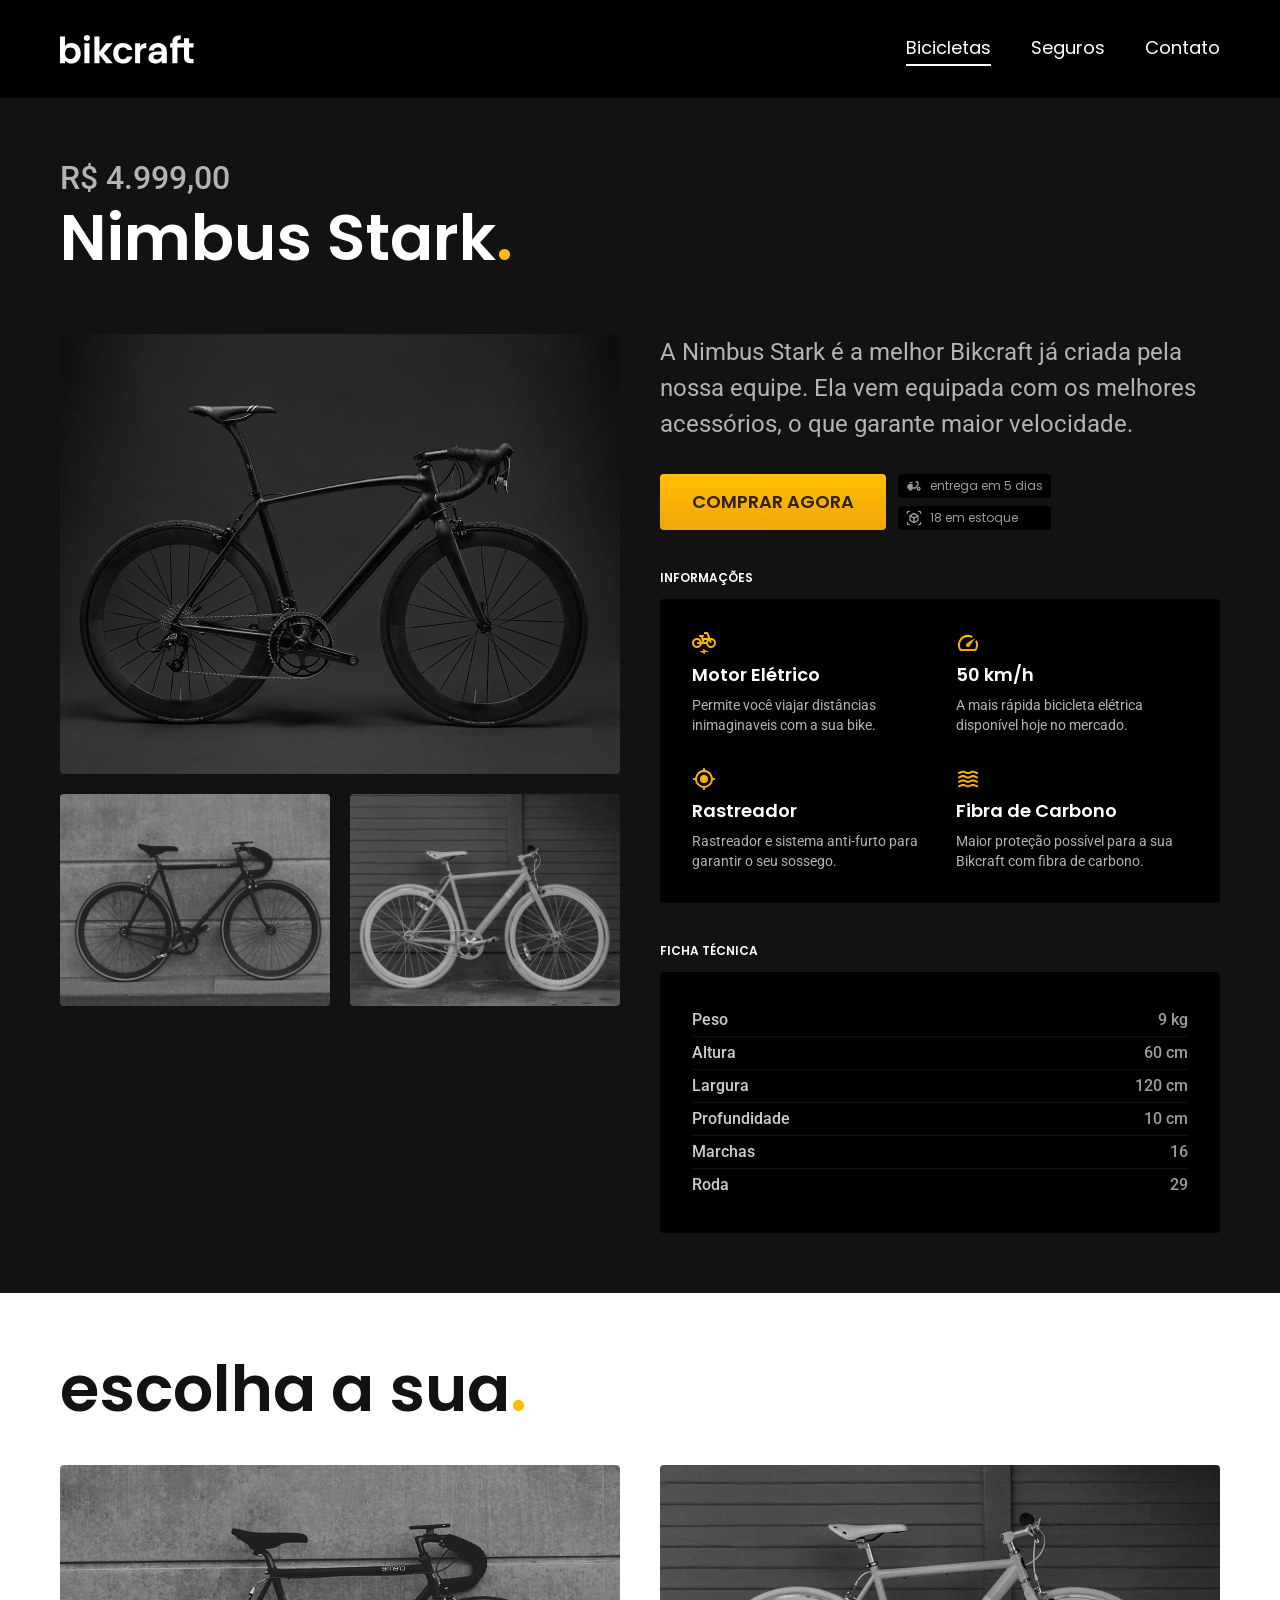
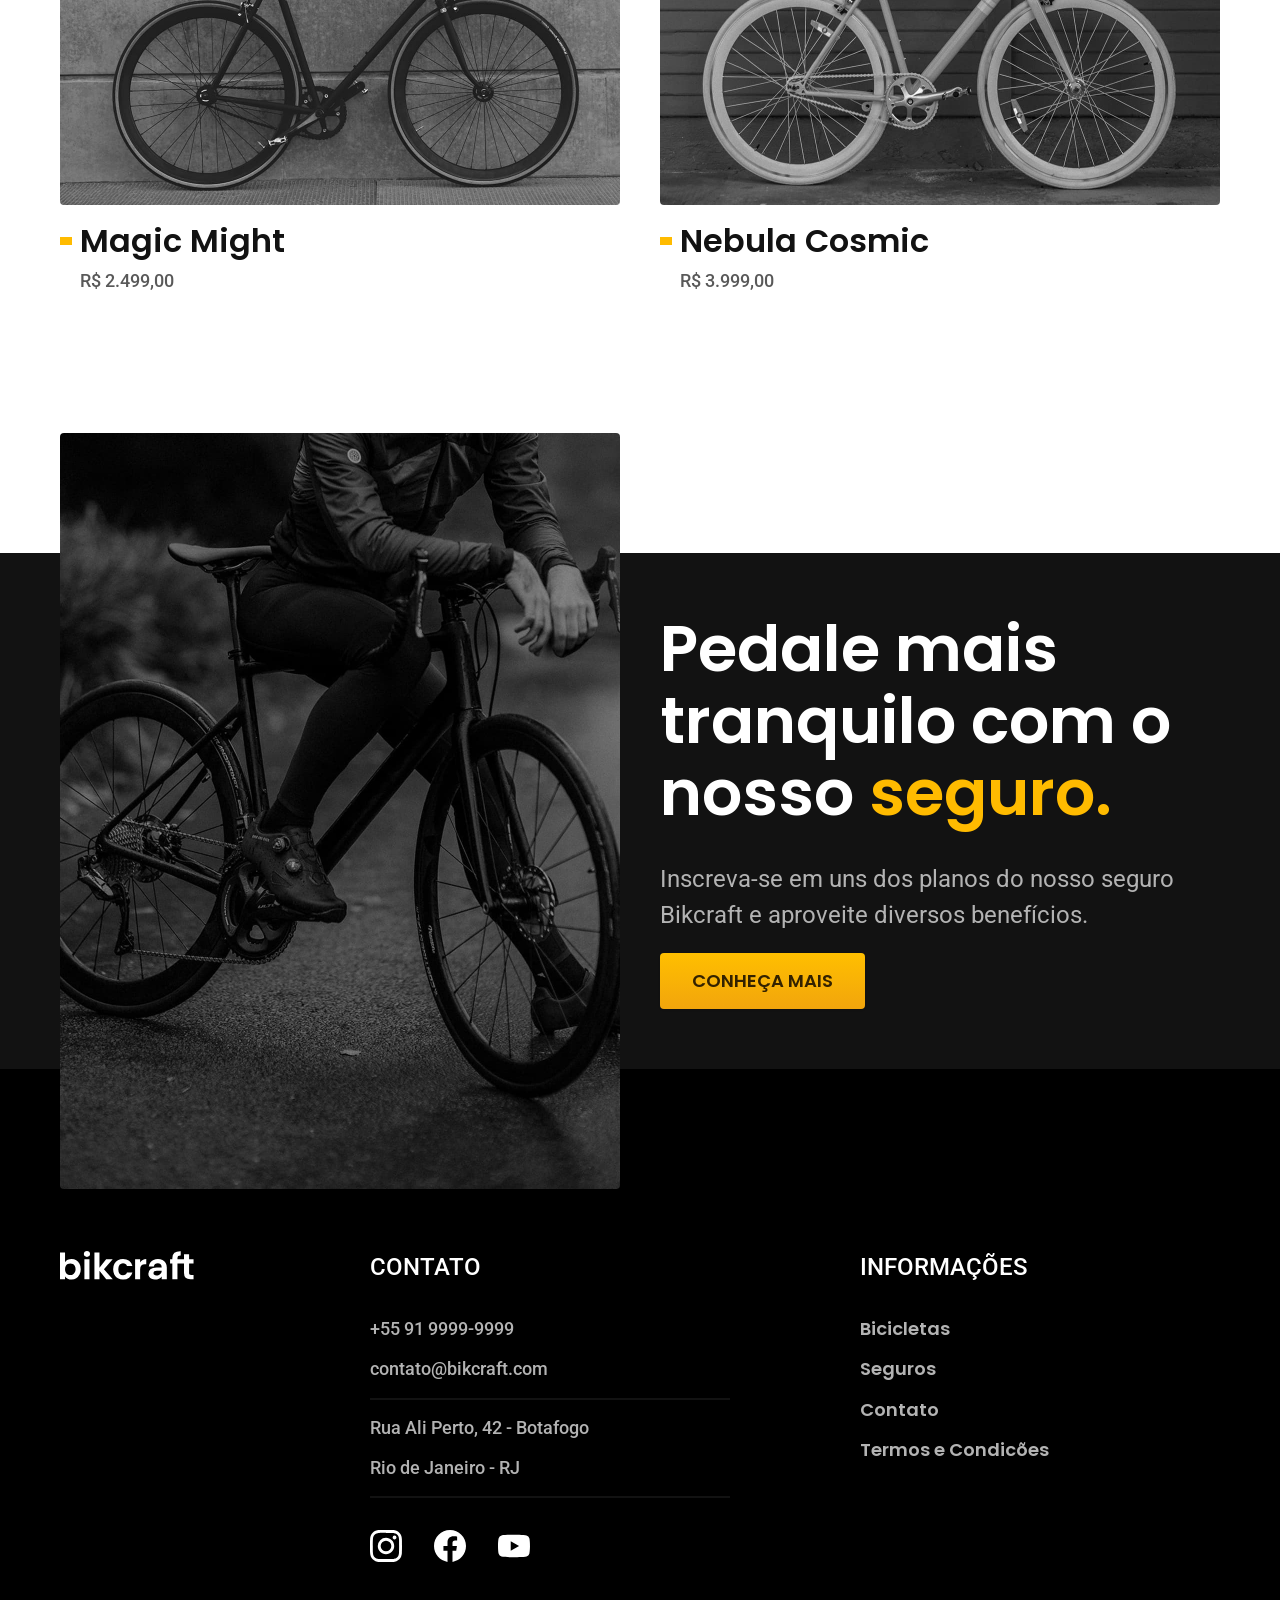
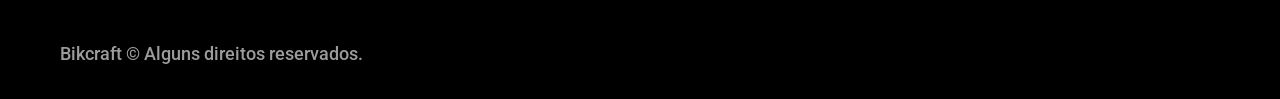
<file: bicicletas/nimbus.html>
<!DOCTYPE html>

<html lang="pt-br">

<head>
  <meta charset="UTF-8">
  <meta name="viewport" content="width=device-width, initial-scale=1.0">
  <title>Nimbus Stark | Bikcraft</title>
  <meta name="description" content="Nimbus Stark">
  <link rel="preload" href="../css/style.css" as="style">
  <link rel="stylesheet" href="../css/style.css">
  <link rel="preconnect" href="https://fonts.googleapis.com">
  <link rel="preconnect" href="https://fonts.gstatic.com" crossorigin>
  <link href="https://fonts.googleapis.com/css2?family=Poppins:wght@400;600&family=Roboto:wght@400..900&family=Merriweather:ital,opsz,wght@1,18..144,900&display=swap" rel="stylesheet">
</head>

<body id="bicicleta">
  <header class="header-bg">
    <div class="header container">
      <a href="../index.html">
        <img src="../img/bikcraft.svg" width="136" height="32" alt="Bikcraft">
      </a>
      <nav aria-label="primaria">
        <ul class="header-menu font-1-m c-00">
          <li><a href="../bicicletas.html">Bicicletas</a></li>
          <li><a href="../seguros.html">Seguros</a></li>
          <li><a href="../contato.html">Contato</a></li>
        </ul>
      </nav>
    </div>
  </header>

  <main class="titulo-bg">
    <div>
      <div class="titulo container">
        <p class="font-2-xl c-05">R$ 4.999,00</p>
        <h1 class="font-1-xxl c-00">Nimbus Stark<span class="p-01">.</span></h1>
      </div>
    </div>

    <div class="bicicleta container">
      <div class="bicicleta-imagens">
        <img src="../img/bicicleta/nimbus1.jpg" width="1120" height="880" alt="Bicicleta Preta">
        <img src="../img/bicicleta/nimbus2.jpg" width="1120" height="880" alt="Bicicleta Preta">
        <img src="../img/bicicleta/nimbus3.jpg" width="1120" height="880" alt="Bicicleta Preta">
      </div>
      <div class="bicicleta-conteudo">
        <p class="font-2-l c-05">A Nimbus Stark é a melhor Bikcraft já criada pela nossa equipe. Ela vem equipada com os melhores acessórios, o que garante maior velocidade.</p>
        <div class="bicicleta-comprar">
          <a href="../orcamento.html" class="btn">COMPRAR AGORA</a>
          <span class="font-1-xs c-06"><img src="../img/icones/entrega.svg" width="16" height="16" alt="">entrega em 5 dias</span>
          <span class="font-1-xs c-06"><img src="../img/icones/estoque.svg" width="16" height="16" alt="">18 em estoque</span>
        </div>
        <h2 class="font-1-xs-b c-00">Informações</h2>
        <ul class="bicicleta-informacoes">
          <li>
            <img src="../img/icones/eletrica.svg" width="24" height="24" alt="">
            <h3 class="font-1-m-b c-00">Motor Elétrico</h3>
            <p class="font-2-xs c-05">Permite você viajar distâncias inimaginaveis com a sua bike.</p>
          </li>
          <li>
            <img src="../img/icones/velocidade.svg" width="24" height="24" alt="">
            <h3 class="font-1-m-b c-00">50 km/h</h3>
            <p class="font-2-xs c-05">A mais rápida bicicleta elétrica disponível hoje no mercado.</p>
          </li>
          <li>
            <img src="../img/icones/rastreador.svg" width="24" height="24" alt="">
            <h3 class="font-1-m-b c-00">Rastreador</h3>
            <p class="font-2-xs c-05">Rastreador e sistema anti-furto para garantir o seu sossego.</p>
          </li>
          <li>
            <img src="../img/icones/carbono.svg" width="24" height="24" alt="">
            <h3 class="font-1-m-b c-00">Fibra de Carbono</h3>
            <p class="font-2-xs c-05">Maior proteção possível para a sua Bikcraft com fibra de carbono.</p>
          </li>
        </ul>
        <h2 class="font-1-xs-b c-00">ficha técnica</h2>
        <ul class="bicicleta-ficha font-2-s-b c-04">
          <li>Peso<span class=" c-06">9 kg</span></li>
          <li>Altura<span class=" c-06">60 cm</span></li>
          <li>Largura<span class=" c-06">120 cm</span></li>
          <li>Profundidade<span class=" c-06">10 cm</span></li>
          <li>Marchas<span class=" c-06">16</span></li>
          <li>Roda<span class=" c-06">29</span></li>
        </ul>
      </div>
    </div>
  </main>

  <article class="bicicletas-lista container">
    <h2 class="font-1-xxl">escolha a sua<span class="p-01">.</span></h2>
    <ul>
      <li>
        <a href="./magic.html">
          <img src="../img/bicicletas/magic.jpg" width="1120" height="680" alt="Bicicleta elétrica preta">
          <h3 class="font-1-xl">Magic Might</h3>
          <span class="font-2-m c-08">R$ 2.499,00</span>
        </a>
      </li>
      <li>
        <a href="./nebula.html">
          <img src="../img/bicicletas/nebula.jpg" width="1120" height="680" alt="Bicicleta elétrica cinza">
          <h3 class="font-1-xl">Nebula Cosmic</h3>
          <span class="font-2-m c-08">R$ 3.999,00</span>
        </a>
      </li>
    </ul>
  </article>

  <article class="bicicleta-seguro-bg">
    <div class="bicicleta-seguro container">
      <div class="bicicleta-seguro-imagem">
        <img src="../img/fotos/seguros.jpg" width="1360" height="1512" alt="Pessoa parada em cima de uma bicicleta">
      </div>
      <div class="bicicleta-seguro-conteudo">
        <h2 class="font-1-xxl c-00">Pedale mais tranquilo com o nosso <span class="p-01">seguro.</span></h2>
        <p class="font-2-l c-05">Inscreva-se em uns dos planos do nosso seguro Bikcraft e aproveite diversos benefícios.</p>
        <a href="../seguros.html" class="btn">CONHEÇA MAIS</a>
      </div>
    </div>
  </article>

  <footer class="footer-bg">
    <div class="footer container">
      <img src="../img/bikcraft.svg" width="136" height="32" alt="Bikcraft">
      <div class="footer-contato">
        <h2 class="font-2-l-b c-00">Contato</h2>
        <ul class="font-2-m c-05">
          <li><a href="tel:+552199999999">+55 91 9999-9999</a></li>
          <li><a href="mailto:contato@bikcraft.com">contato@bikcraft.com</a></li>
          <li>Rua Ali Perto, 42 - Botafogo</li>
          <li>Rio de Janeiro - RJ</li>
        </ul>
        <div>
          <a href="https://www.instagram.com"><img src="../img/redes/instagram.svg" width="32" height="32" alt="Instagram"></a>
          <a href="https://www.facebook.com"><img src="../img/redes/facebook.svg" width="32" height="32" alt="Facebook"></a>
          <a href="https://www.youtube.com"><img src="../img/redes/youtube.svg" width="32" height="32" alt="Youtube"></a>
        </div>
      </div>
      <div class="footer-informacoes">
        <h2 class="font-2-l-b c-00">Informações</h2>
        <nav>
          <ul class="font-1-m-b c-05">
            <li><a href="./bicicletas.html">Bicicletas</a></li>
            <li><a href="./seguros.html">Seguros</a></li>
            <li><a href="./contato.html">Contato</a></li>
            <li><a href="./termos.html">Termos e Condicões</a></li>
          </ul>
        </nav>
      </div>
      <p class="font-2-m c-06">Bikcraft © Alguns direitos reservados.</p>
    </div>
  </footer>
</body>

</html>
</file>
<file: css/style.css>
/* Global */
@import "./global/global.css";
/* Utilidades */
@import "./utilidades/tipografia.css";
@import "./utilidades/cores.css";
@import "./utilidades/componentes.css";
@import "./utilidades/formulario.css";
/* Header e Footer*/
@import "./global/header.css";
@import "./global/footer.css";

/* Home */
@import "./home/introducao.css";
@import "./home/tecnologia.css";
@import "./home/parceiros.css";
@import "./home/depoimento.css";

/* Bicicletas */
@import "./bicicletas/bicicletas-lista.css";
@import "./bicicletas/bicicletas.css";

/* Bicicleta */
@import "./bicicleta/bicicleta.css";
@import "./bicicleta/bicicleta-seguro.css";

/* Seguros */
@import "./seguros/seguros.css";
@import "./seguros/vantagens.css";
@import "./seguros/perguntas.css";

/* Contato */
@import "./contato/contato.css";
@import "./contato/lojas.css";

/* Orçamento */
@import "./orcamento/orcamento.css";

/* Termos */
@import "./termos/termos.css";
</file>
